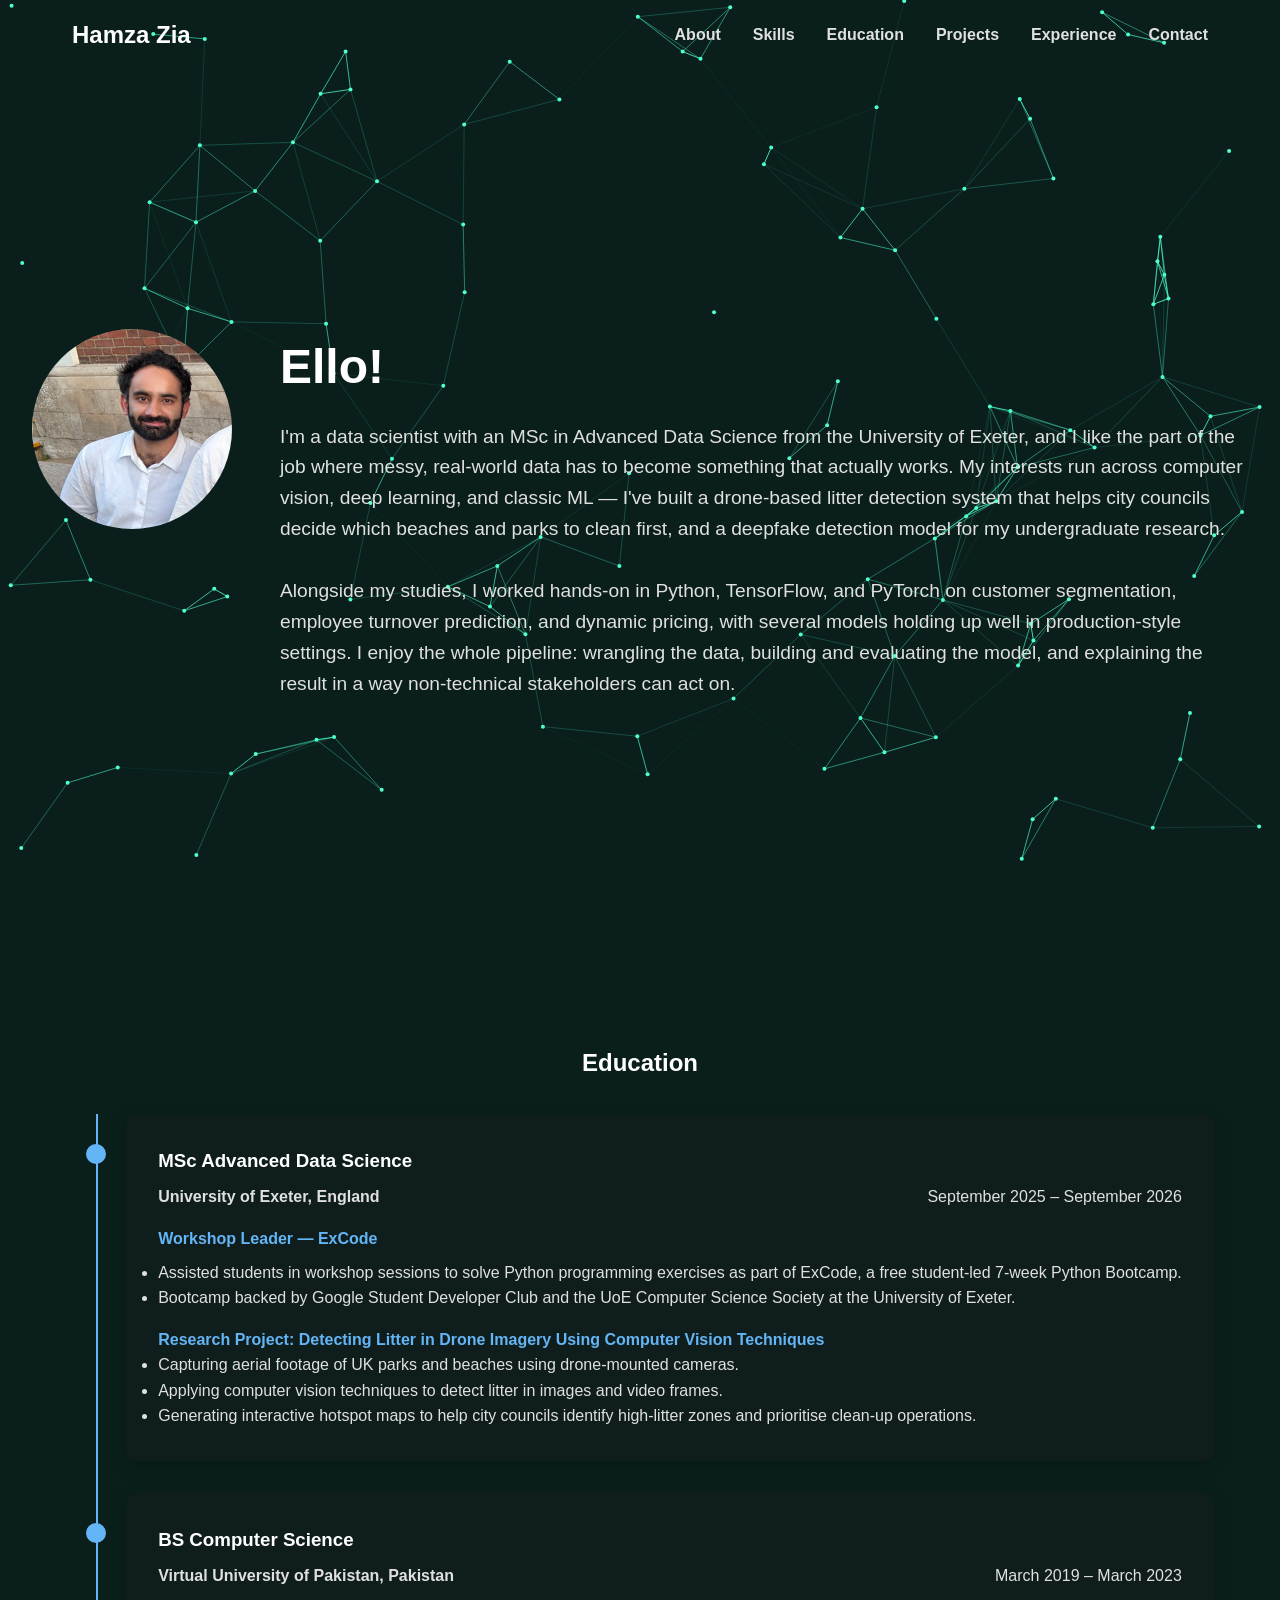
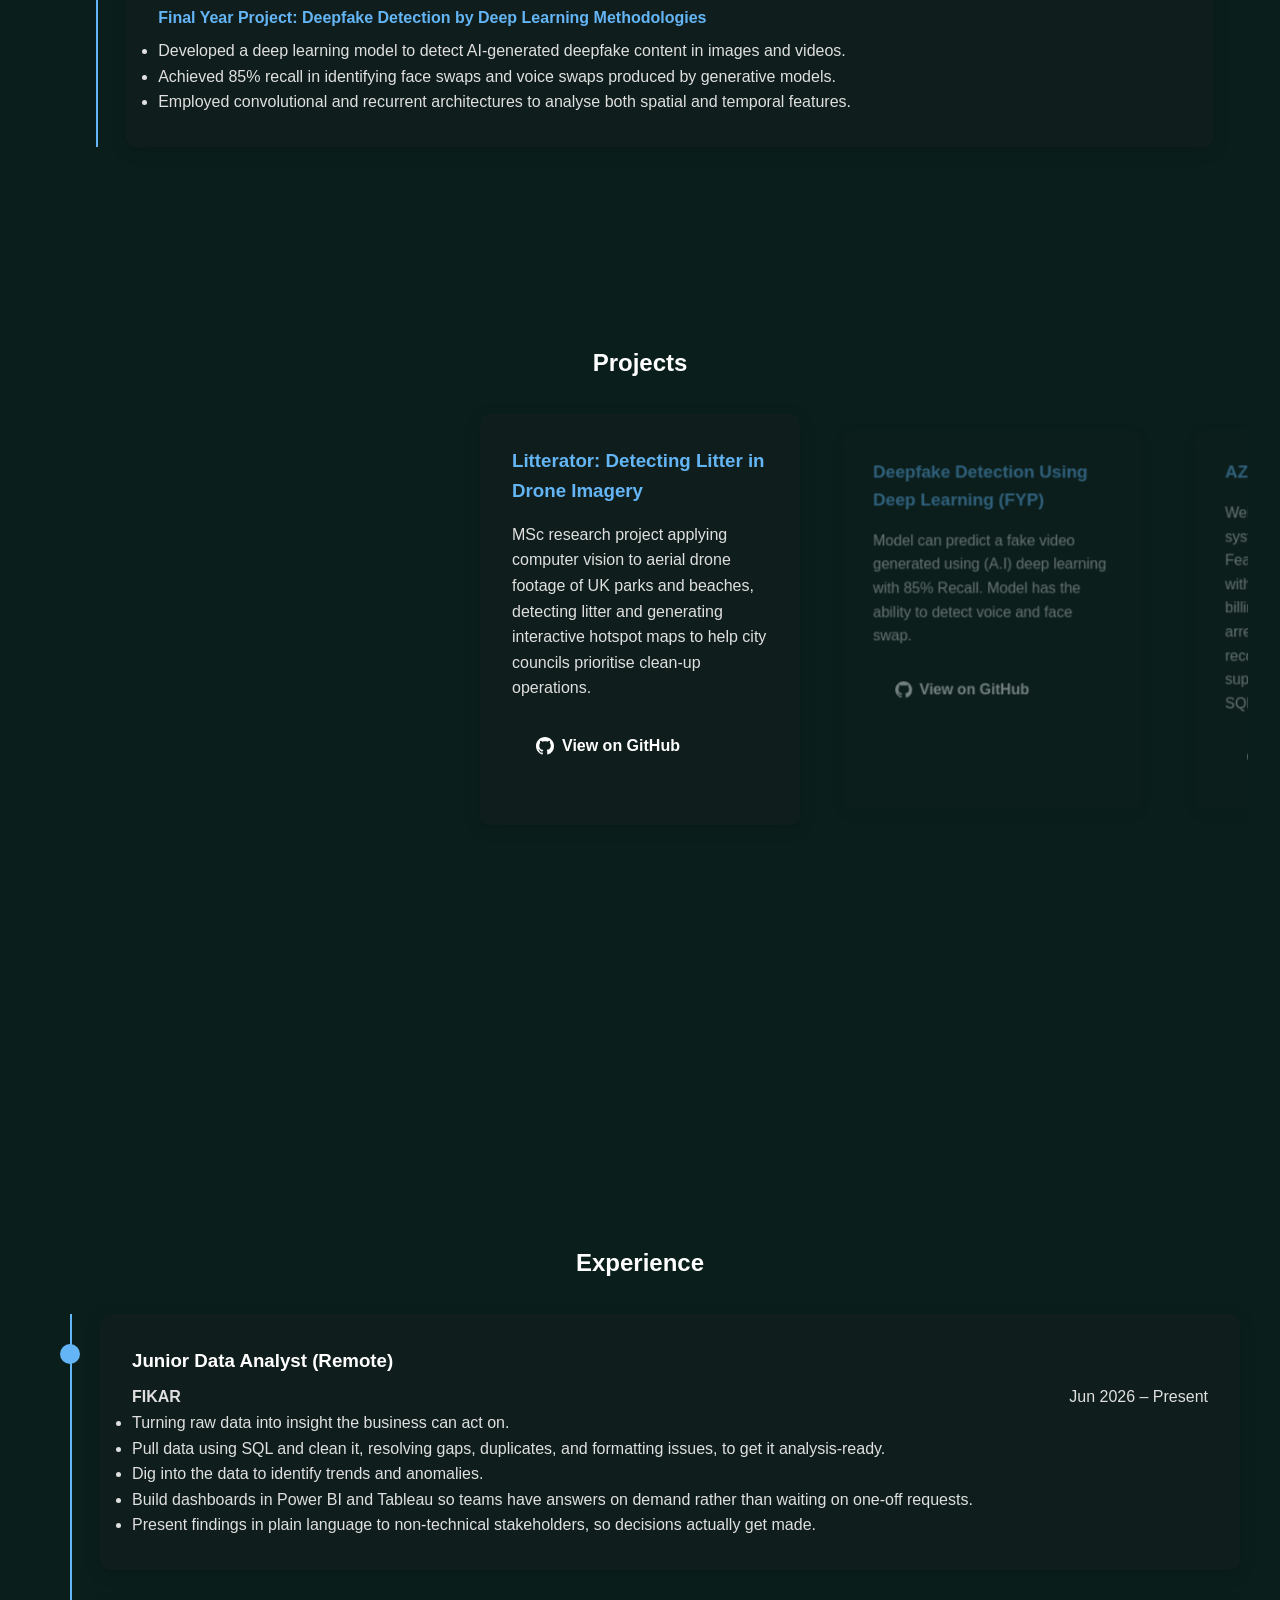
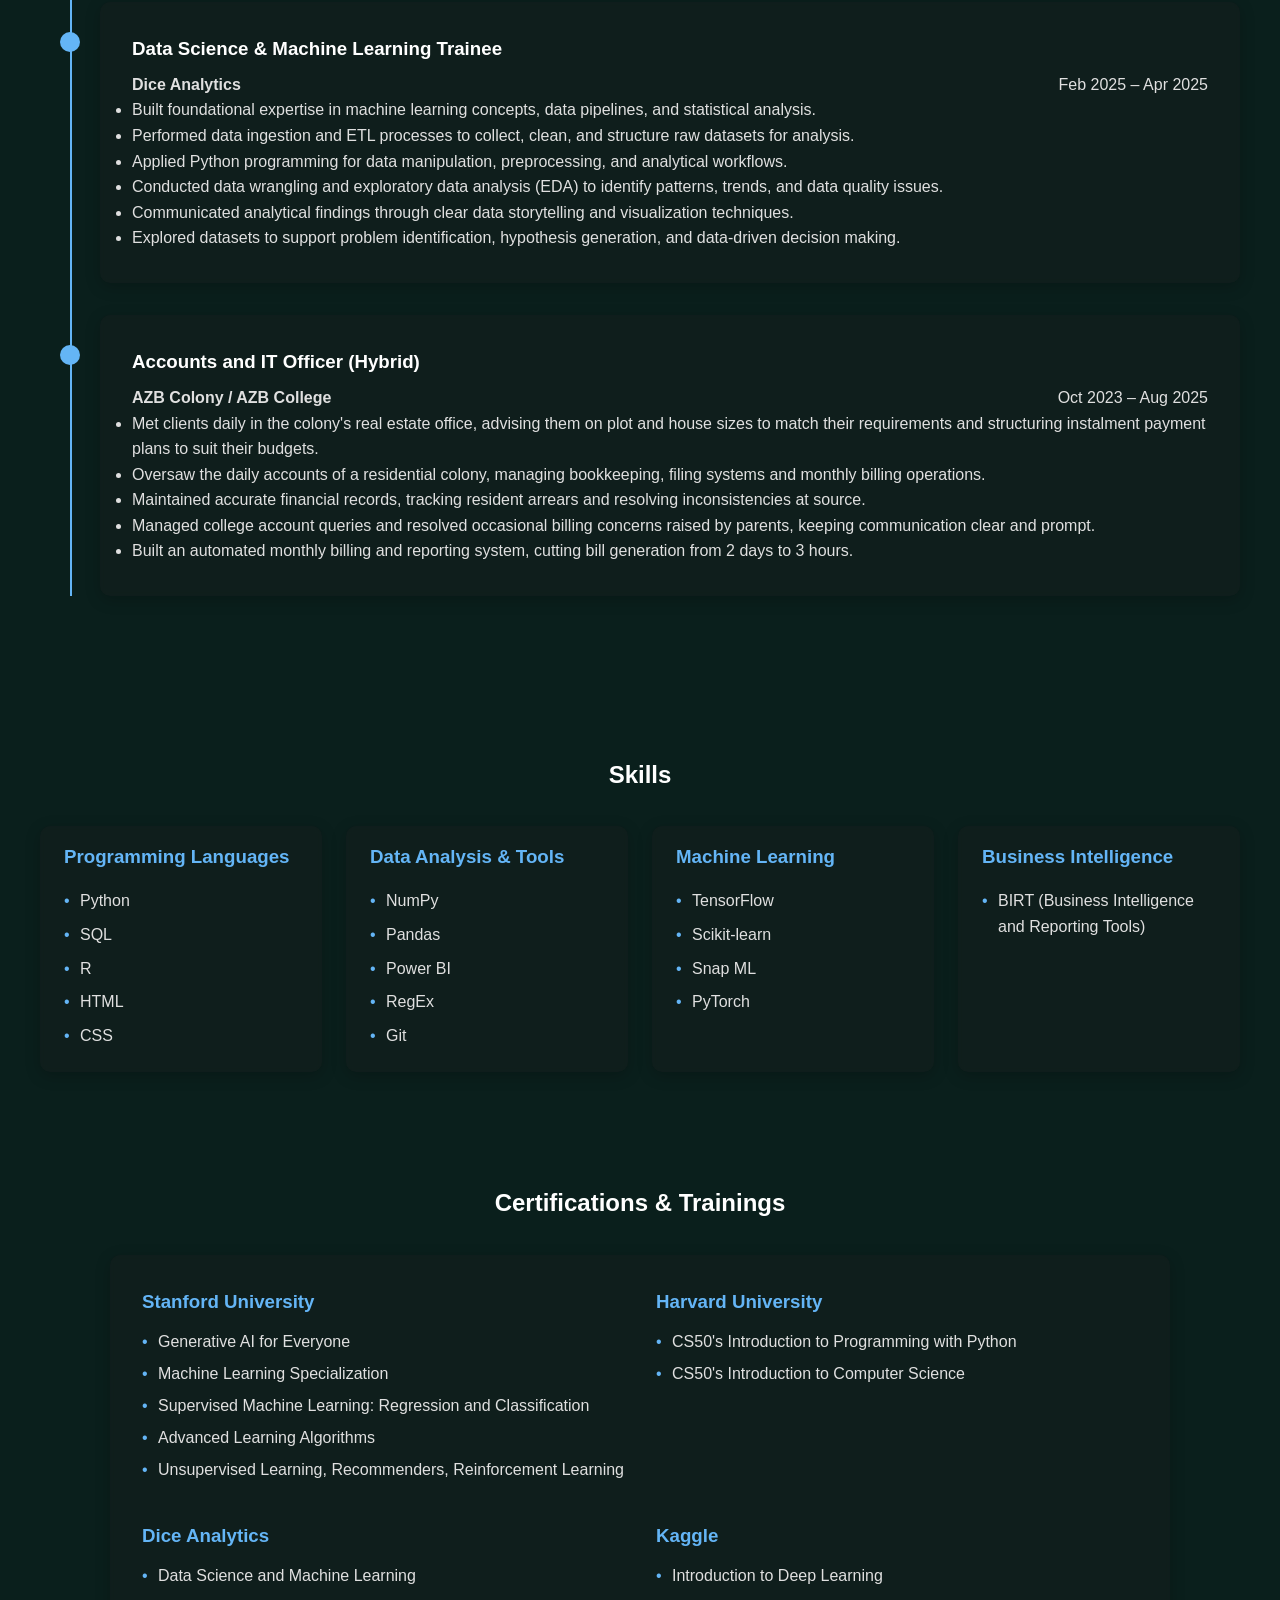
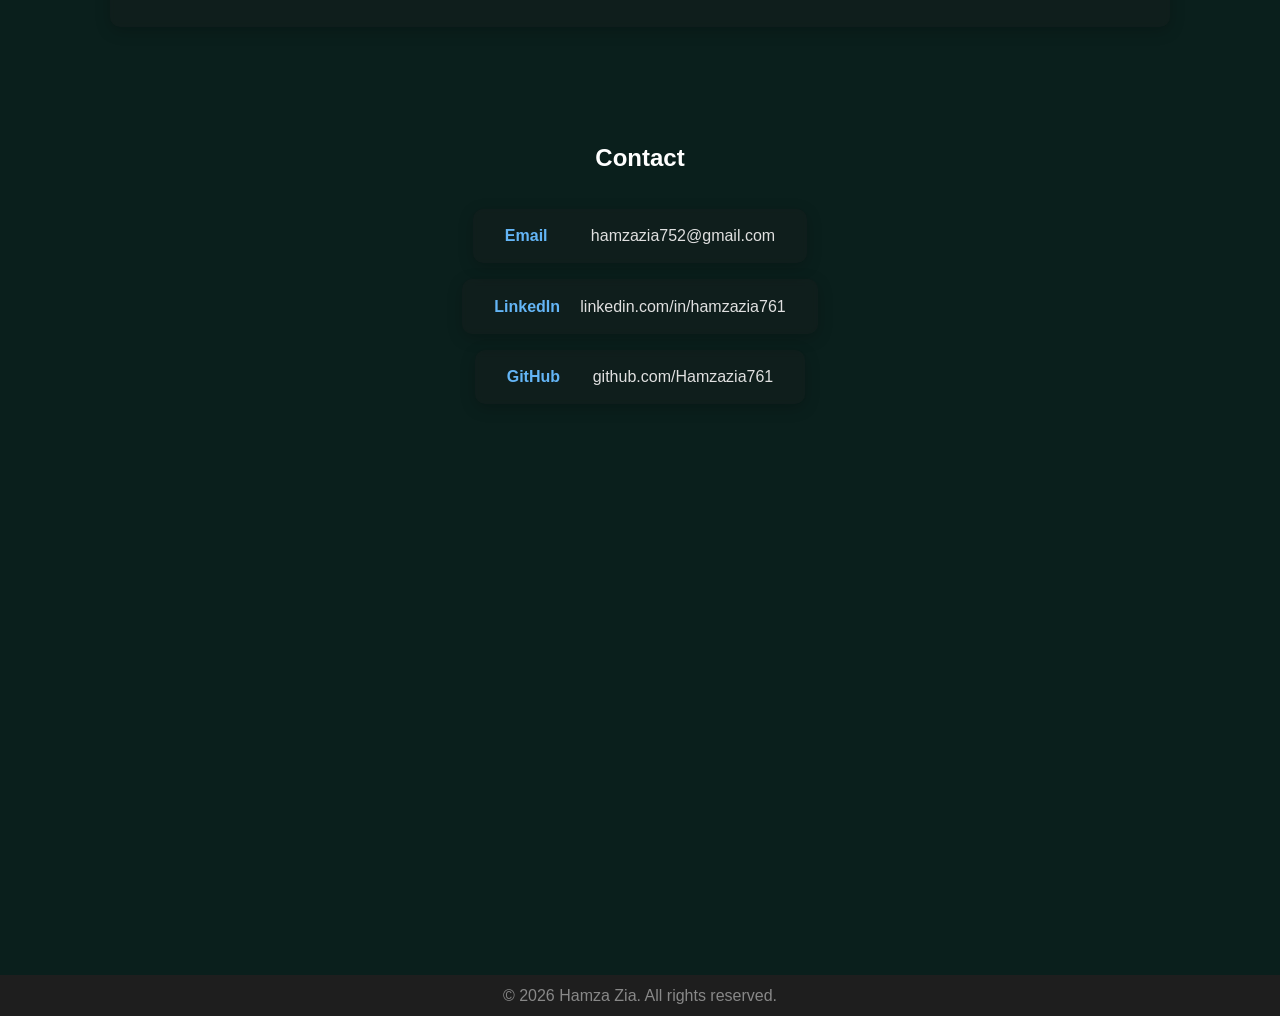
<file: index.html>
<!DOCTYPE html>
<html lang="en">
<head>
    <meta charset="UTF-8">
    <meta name="viewport" content="width=device-width, initial-scale=1.0">
    <title>Hamza Zia - Data Scientist Portfolio</title>
    <link rel="stylesheet" href="styles.css">
    <link rel="icon" href="data:,">
</head>
<body>
    <canvas id="canvas" style="position: fixed; top: 0; left: 0; z-index: -1;"></canvas>
    <header>
        <nav>
            <div class="nav-container">
                <h1>Hamza Zia</h1>
                <button class="nav-toggle" id="navToggle" aria-label="Toggle navigation">
                    <span></span><span></span><span></span>
                </button>
                <ul id="navMenu">
                    <li><a href="#about">About</a></li>
                    <li><a href="#skills">Skills</a></li>
                    <li><a href="#education">Education</a></li>
                    <li><a href="#projects">Projects</a></li>
                    <li><a href="#experience">Experience</a></li>
                    <li><a href="#contact">Contact</a></li>
                </ul>
            </div>
        </nav>
    </header>

    <main>
        <section id="about" class="hero">
            <div class="hero-content">
                <img src="assets/pic.jpeg" alt="Hamza Zia" class="profile-img">
                <div class="hero-text">
                    <h2>Ello!</h2>
                    <p>I'm a data scientist with an MSc in Advanced Data Science from the University of Exeter, and I like the part of the job where messy, real-world data has to become something that actually works. My interests run across computer vision, deep learning, and classic ML — I've built a drone-based litter detection system that helps city councils decide which beaches and parks to clean first, and a deepfake detection model for my undergraduate research.</p>
                    <p style="margin-top:1rem;">Alongside my studies, I worked hands-on in Python, TensorFlow, and PyTorch on customer segmentation, employee turnover prediction, and dynamic pricing, with several models holding up well in production-style settings. I enjoy the whole pipeline: wrangling the data, building and evaluating the model, and explaining the result in a way non-technical stakeholders can act on.</p>
                </div>
            </div>
        </section>

        <section id="education">
            <div class="container">
                <h2>Education</h2>
                <div class="timeline">
                    <div class="timeline-item">
                        <h3>MSc Advanced Data Science</h3>
                        <strong>University of Exeter, England</strong> <span style="float:right">September 2025 – September 2026</span>
                        <p style="margin-top:1rem; font-weight:bold; color:#64b5f6;">Workshop Leader — ExCode</p>
                        <ul>
                            <li>Assisted students in workshop sessions to solve Python programming exercises as part of ExCode, a free student-led 7-week Python Bootcamp.</li>
                            <li>Bootcamp backed by Google Student Developer Club and the UoE Computer Science Society at the University of Exeter.</li>
                        </ul>
                        <p style="margin-top:1rem; font-weight:bold; color:#64b5f6;">Research Project: Detecting Litter in Drone Imagery Using Computer Vision Techniques</p>
                        <ul>
                            <li>Capturing aerial footage of UK parks and beaches using drone-mounted cameras.</li>
                            <li>Applying computer vision techniques to detect litter in images and video frames.</li>
                            <li>Generating interactive hotspot maps to help city councils identify high-litter zones and prioritise clean-up operations.</li>
                        </ul>
                    </div>
                    <div class="timeline-item">
                        <h3>BS Computer Science</h3>
                        <strong>Virtual University of Pakistan, Pakistan</strong> <span style="float:right">March 2019 – March 2023</span>
                        <p style="margin-top:1rem; font-weight:bold; color:#64b5f6;">Final Year Project: Deepfake Detection by Deep Learning Methodologies</p>
                        <ul>
                            <li>Developed a deep learning model to detect AI-generated deepfake content in images and videos.</li>
                            <li>Achieved 85% recall in identifying face swaps and voice swaps produced by generative models.</li>
                            <li>Employed convolutional and recurrent architectures to analyse both spatial and temporal features.</li>
                        </ul>
                    </div>
                </div>
            </div>
        </section>

        <section id="projects">
            <div class="container">
                <h2>Projects</h2>
            </div>
            <div class="carousel-wrapper">
                <div class="carousel-track" id="projectsCarousel">
                    <div class="project-card">
                        <h3>Litterator: Detecting Litter in Drone Imagery</h3>
                        <p>MSc research project applying computer vision to aerial drone footage of UK parks and beaches, detecting litter and generating interactive hotspot maps to help city councils prioritise clean-up operations.</p>
                        <a href="https://github.com/Hamzazia761/Litterator_Research_Project" target="_blank" class="btn"><svg class="github-icon" width="18" height="18" viewBox="0 0 16 16" aria-hidden="true"><path d="M8 0C3.58 0 0 3.58 0 8c0 3.54 2.29 6.53 5.47 7.59.4.07.55-.17.55-.38 0-.19-.01-.82-.01-1.49-2.01.37-2.53-.49-2.69-.94-.09-.23-.48-.94-.82-1.13-.28-.15-.68-.52-.01-.53.63-.01 1.08.58 1.23.82.72 1.21 1.87.87 2.33.66.07-.52.28-.87.51-1.07-1.78-.2-3.64-.89-3.64-3.95 0-.87.31-1.59.82-2.15-.08-.2-.36-1.02.08-2.12 0 0 .67-.21 2.2.82.64-.18 1.32-.27 2-.27.68 0 1.36.09 2 .27 1.53-1.04 2.2-.82 2.2-.82.44 1.1.16 1.92.08 2.12.51.56.82 1.27.82 2.15 0 3.07-1.87 3.75-3.65 3.95.29.25.54.73.54 1.48 0 1.07-.01 1.93-.01 2.2 0 .21.15.46.55.38A8.01 8.01 0 0 0 16 8c0-4.42-3.58-8-8-8Z"/></svg>View on GitHub</a>
                    </div>
                    <div class="project-card">
                        <h3>Deepfake Detection Using Deep Learning (FYP)</h3>
                        <p>Model can predict a fake video generated using (A.I) deep learning with 85% Recall. Model has the ability to detect voice and face swap.</p>
                        <a href="https://github.com/Hamzazia761/Deepfake-Detection" target="_blank" class="btn"><svg class="github-icon" width="18" height="18" viewBox="0 0 16 16" aria-hidden="true"><path d="M8 0C3.58 0 0 3.58 0 8c0 3.54 2.29 6.53 5.47 7.59.4.07.55-.17.55-.38 0-.19-.01-.82-.01-1.49-2.01.37-2.53-.49-2.69-.94-.09-.23-.48-.94-.82-1.13-.28-.15-.68-.52-.01-.53.63-.01 1.08.58 1.23.82.72 1.21 1.87.87 2.33.66.07-.52.28-.87.51-1.07-1.78-.2-3.64-.89-3.64-3.95 0-.87.31-1.59.82-2.15-.08-.2-.36-1.02.08-2.12 0 0 .67-.21 2.2.82.64-.18 1.32-.27 2-.27.68 0 1.36.09 2 .27 1.53-1.04 2.2-.82 2.2-.82.44 1.1.16 1.92.08 2.12.51.56.82 1.27.82 2.15 0 3.07-1.87 3.75-3.65 3.95.29.25.54.73.54 1.48 0 1.07-.01 1.93-.01 2.2 0 .21.15.46.55.38A8.01 8.01 0 0 0 16 8c0-4.42-3.58-8-8-8Z"/></svg>View on GitHub</a>
                    </div>
                    <div class="project-card">
                        <h3>AZB Colony Billing System</h3>
                        <p>Web-based billing management system for AZB Colony residents. Features login-protected access with Admin and User roles, monthly billing tracking (consumption, rates, arrears), bill search, and payment recording with partial/full payment support. Built with Python/Flask, SQLite, and vanilla HTML/CSS/JS.</p>
                        <a href="https://github.com/Hamzazia761/azb-billing" target="_blank" class="btn"><svg class="github-icon" width="18" height="18" viewBox="0 0 16 16" aria-hidden="true"><path d="M8 0C3.58 0 0 3.58 0 8c0 3.54 2.29 6.53 5.47 7.59.4.07.55-.17.55-.38 0-.19-.01-.82-.01-1.49-2.01.37-2.53-.49-2.69-.94-.09-.23-.48-.94-.82-1.13-.28-.15-.68-.52-.01-.53.63-.01 1.08.58 1.23.82.72 1.21 1.87.87 2.33.66.07-.52.28-.87.51-1.07-1.78-.2-3.64-.89-3.64-3.95 0-.87.31-1.59.82-2.15-.08-.2-.36-1.02.08-2.12 0 0 .67-.21 2.2.82.64-.18 1.32-.27 2-.27.68 0 1.36.09 2 .27 1.53-1.04 2.2-.82 2.2-.82.44 1.1.16 1.92.08 2.12.51.56.82 1.27.82 2.15 0 3.07-1.87 3.75-3.65 3.95.29.25.54.73.54 1.48 0 1.07-.01 1.93-.01 2.2 0 .21.15.46.55.38A8.01 8.01 0 0 0 16 8c0-4.42-3.58-8-8-8Z"/></svg>View on GitHub</a>
                    </div>
                    <div class="project-card">
                        <h3>Customer Segmentation Based On Annual Spending</h3>
                        <p>Model can classify with precision of 95% that a customer belongs to a specific category, it is further used for recommending products, deals, promotions.</p>
                        <a href="https://github.com/Hamzazia761/Customer-Segmentation-Based-On-Annual-Spending.git" target="_blank" class="btn"><svg class="github-icon" width="18" height="18" viewBox="0 0 16 16" aria-hidden="true"><path d="M8 0C3.58 0 0 3.58 0 8c0 3.54 2.29 6.53 5.47 7.59.4.07.55-.17.55-.38 0-.19-.01-.82-.01-1.49-2.01.37-2.53-.49-2.69-.94-.09-.23-.48-.94-.82-1.13-.28-.15-.68-.52-.01-.53.63-.01 1.08.58 1.23.82.72 1.21 1.87.87 2.33.66.07-.52.28-.87.51-1.07-1.78-.2-3.64-.89-3.64-3.95 0-.87.31-1.59.82-2.15-.08-.2-.36-1.02.08-2.12 0 0 .67-.21 2.2.82.64-.18 1.32-.27 2-.27.68 0 1.36.09 2 .27 1.53-1.04 2.2-.82 2.2-.82.44 1.1.16 1.92.08 2.12.51.56.82 1.27.82 2.15 0 3.07-1.87 3.75-3.65 3.95.29.25.54.73.54 1.48 0 1.07-.01 1.93-.01 2.2 0 .21.15.46.55.38A8.01 8.01 0 0 0 16 8c0-4.42-3.58-8-8-8Z"/></svg>View on GitHub</a>
                    </div>
                    <div class="project-card">
                        <h3>Employee Turnover Monitoring Model</h3>
                        <p>Model can successfully predict with 97% accuracy based on several features such as promoted in last 5 years, pay, weekly hours etc. whether the employee will leave the company or not.</p>
                        <a href="https://github.com/Hamzazia761/Employee-Turnover-Monitoring-Model.git" target="_blank" class="btn"><svg class="github-icon" width="18" height="18" viewBox="0 0 16 16" aria-hidden="true"><path d="M8 0C3.58 0 0 3.58 0 8c0 3.54 2.29 6.53 5.47 7.59.4.07.55-.17.55-.38 0-.19-.01-.82-.01-1.49-2.01.37-2.53-.49-2.69-.94-.09-.23-.48-.94-.82-1.13-.28-.15-.68-.52-.01-.53.63-.01 1.08.58 1.23.82.72 1.21 1.87.87 2.33.66.07-.52.28-.87.51-1.07-1.78-.2-3.64-.89-3.64-3.95 0-.87.31-1.59.82-2.15-.08-.2-.36-1.02.08-2.12 0 0 .67-.21 2.2.82.64-.18 1.32-.27 2-.27.68 0 1.36.09 2 .27 1.53-1.04 2.2-.82 2.2-.82.44 1.1.16 1.92.08 2.12.51.56.82 1.27.82 2.15 0 3.07-1.87 3.75-3.65 3.95.29.25.54.73.54 1.48 0 1.07-.01 1.93-.01 2.2 0 .21.15.46.55.38A8.01 8.01 0 0 0 16 8c0-4.42-3.58-8-8-8Z"/></svg>View on GitHub</a>
                    </div>
                    <div class="project-card">
                        <h3>Customised Train Ticket Price Predictor</h3>
                        <p>Price of the ticket can be predicted with 94% precision, pricing is changed regularly based on demand and time. Data is scraped regularly and it can be predicted what the fare will be given destination, origin, class of train etc.</p>
                        <a href="https://github.com/Hamzazia761/Customised-Train-Ticket-Price.git" target="_blank" class="btn"><svg class="github-icon" width="18" height="18" viewBox="0 0 16 16" aria-hidden="true"><path d="M8 0C3.58 0 0 3.58 0 8c0 3.54 2.29 6.53 5.47 7.59.4.07.55-.17.55-.38 0-.19-.01-.82-.01-1.49-2.01.37-2.53-.49-2.69-.94-.09-.23-.48-.94-.82-1.13-.28-.15-.68-.52-.01-.53.63-.01 1.08.58 1.23.82.72 1.21 1.87.87 2.33.66.07-.52.28-.87.51-1.07-1.78-.2-3.64-.89-3.64-3.95 0-.87.31-1.59.82-2.15-.08-.2-.36-1.02.08-2.12 0 0 .67-.21 2.2.82.64-.18 1.32-.27 2-.27.68 0 1.36.09 2 .27 1.53-1.04 2.2-.82 2.2-.82.44 1.1.16 1.92.08 2.12.51.56.82 1.27.82 2.15 0 3.07-1.87 3.75-3.65 3.95.29.25.54.73.54 1.48 0 1.07-.01 1.93-.01 2.2 0 .21.15.46.55.38A8.01 8.01 0 0 0 16 8c0-4.42-3.58-8-8-8Z"/></svg>View on GitHub</a>
                    </div>
                </div>
            </div>
        </section>

        <section id="experience">
            <div class="container">
                <h2>Experience</h2>
                <div class="timeline">
                        <div class="timeline-item">
                            <h3>Junior Data Analyst (Remote)</h3>
                            <strong>FIKAR</strong> <span style="float:right">Jun 2026 – Present</span>
                            <ul>
                                  <li>Turning raw data into insight the business can act on.</li>
                                  <li>Pull data using SQL and clean it, resolving gaps, duplicates, and formatting issues, to get it analysis-ready.</li>
                                  <li>Dig into the data to identify trends and anomalies.</li>
                                  <li>Build dashboards in Power BI and Tableau so teams have answers on demand rather than waiting on one-off requests.</li>
                                  <li>Present findings in plain language to non-technical stakeholders, so decisions actually get made.</li>
                            </ul>
                        </div>
                        <div class="timeline-item">
                            <h3>Data Science & Machine Learning Trainee</h3>
                            <strong>Dice Analytics</strong> <span style="float:right">Feb 2025 – Apr 2025</span>
                            <ul>
                                  <li>Built foundational expertise in machine learning concepts, data pipelines, and statistical analysis.</li>
                                  <li>Performed data ingestion and ETL processes to collect, clean, and structure raw datasets for analysis.</li>
                                  <li>Applied Python programming for data manipulation, preprocessing, and analytical workflows.</li>
                                  <li>Conducted data wrangling and exploratory data analysis (EDA) to identify patterns, trends, and data quality issues.</li>
                                  <li>Communicated analytical findings through clear data storytelling and visualization techniques.</li>
                                  <li>Explored datasets to support problem identification, hypothesis generation, and data-driven decision making.</li>
                            </ul>
                        </div>
                        <div class="timeline-item">
                            <h3>Accounts and IT Officer (Hybrid)</h3>
                            <strong>AZB Colony / AZB College</strong> <span style="float:right">Oct 2023 – Aug 2025</span>
                            <ul>
                                <li>Met clients daily in the colony's real estate office, advising them on plot and house sizes to match their requirements and structuring instalment payment plans to suit their budgets.</li>
                                <li>Oversaw the daily accounts of a residential colony, managing bookkeeping, filing systems and monthly billing operations.</li>
                                <li>Maintained accurate financial records, tracking resident arrears and resolving inconsistencies at source.</li>
                                <li>Managed college account queries and resolved occasional billing concerns raised by parents, keeping communication clear and prompt.</li>
                                <li>Built an automated monthly billing and reporting system, cutting bill generation from 2 days to 3 hours.</li>
                            </ul>
                        </div>
                </div>
                    </div>
                </div>
            </section>

        <section id="skills">
            <div class="container">
                <h2>Skills</h2>
                <div class="skills-grid">
                    <div class="skill-category">
                        <h3>Programming Languages</h3>
                        <ul>
                            <li>Python</li>
                            <li>SQL</li>
                            <li>R</li>
                            <li>HTML</li>
                            <li>CSS</li>
                        </ul>
                    </div>
                    <div class="skill-category">
                        <h3>Data Analysis & Tools</h3>
                        <ul>
                            <li>NumPy</li>
                            <li>Pandas</li>
                            <li>Power BI</li>
                            <li>RegEx</li>
                            <li>Git</li>
                        </ul>
                    </div>
                    <div class="skill-category">
                        <h3>Machine Learning</h3>
                        <ul>
                            <li>TensorFlow</li>
                            <li>Scikit-learn</li>
                            <li>Snap ML</li>
                            <li>PyTorch</li>
                        </ul>
                    </div>
                    <div class="skill-category">
                        <h3>Business Intelligence</h3>
                        <ul>
                            <li>BIRT (Business Intelligence and Reporting Tools)</li>
                        </ul>
                    </div>
                </div>
            </div>
        </section>

            <section id="certifications">
                    <div class="container">
                        <h2>Certifications & Trainings</h2>
                <div class="cert-box">
                    <div class="cert-group">
                        <h3>Stanford University</h3>
                        <ul>
                            <li>Generative AI for Everyone</li>
                            <li>Machine Learning Specialization</li>
                            <li>Supervised Machine Learning: Regression and Classification</li>
                            <li>Advanced Learning Algorithms</li>
                            <li>Unsupervised Learning, Recommenders, Reinforcement Learning</li>
                        </ul>
                    </div>
                    <div class="cert-group">
                        <h3>Harvard University</h3>
                        <ul>
                            <li>CS50's Introduction to Programming with Python</li>
                            <li>CS50's Introduction to Computer Science</li>
                        </ul>
                    </div>
                    <div class="cert-group">
                        <h3>Dice Analytics</h3>
                        <ul>
                            <li>Data Science and Machine Learning</li>
                        </ul>
                    </div>
                    <div class="cert-group">
                        <h3>Kaggle</h3>
                        <ul>
                            <li>Introduction to Deep Learning</li>
                        </ul>
                    </div>
                </div>
            </div>
        </section>

        <section id="contact">
                <div class="container">
                    <h2>Contact</h2>
                    <div class="contact-links">
                        <a href="mailto:hamzazia752@gmail.com" class="contact-item">
                            <span class="contact-label">Email</span>
                            <span>hamzazia752@gmail.com</span>
                        </a>
                        <a href="https://www.linkedin.com/in/hamzazia761/" target="_blank" class="contact-item">
                            <span class="contact-label">LinkedIn</span>
                            <span>linkedin.com/in/hamzazia761</span>
                        </a>
                        <a href="https://github.com/Hamzazia761" target="_blank" class="contact-item">
                            <span class="contact-label">GitHub</span>
                            <span>github.com/Hamzazia761</span>
                        </a>
                    </div>
                </div>
        </section>
    </main>

    <footer>
        <p>&copy; 2026 Hamza Zia. All rights reserved.</p>
    </footer>

    <script src="script.js"></script>
</body>
</html>
</file>
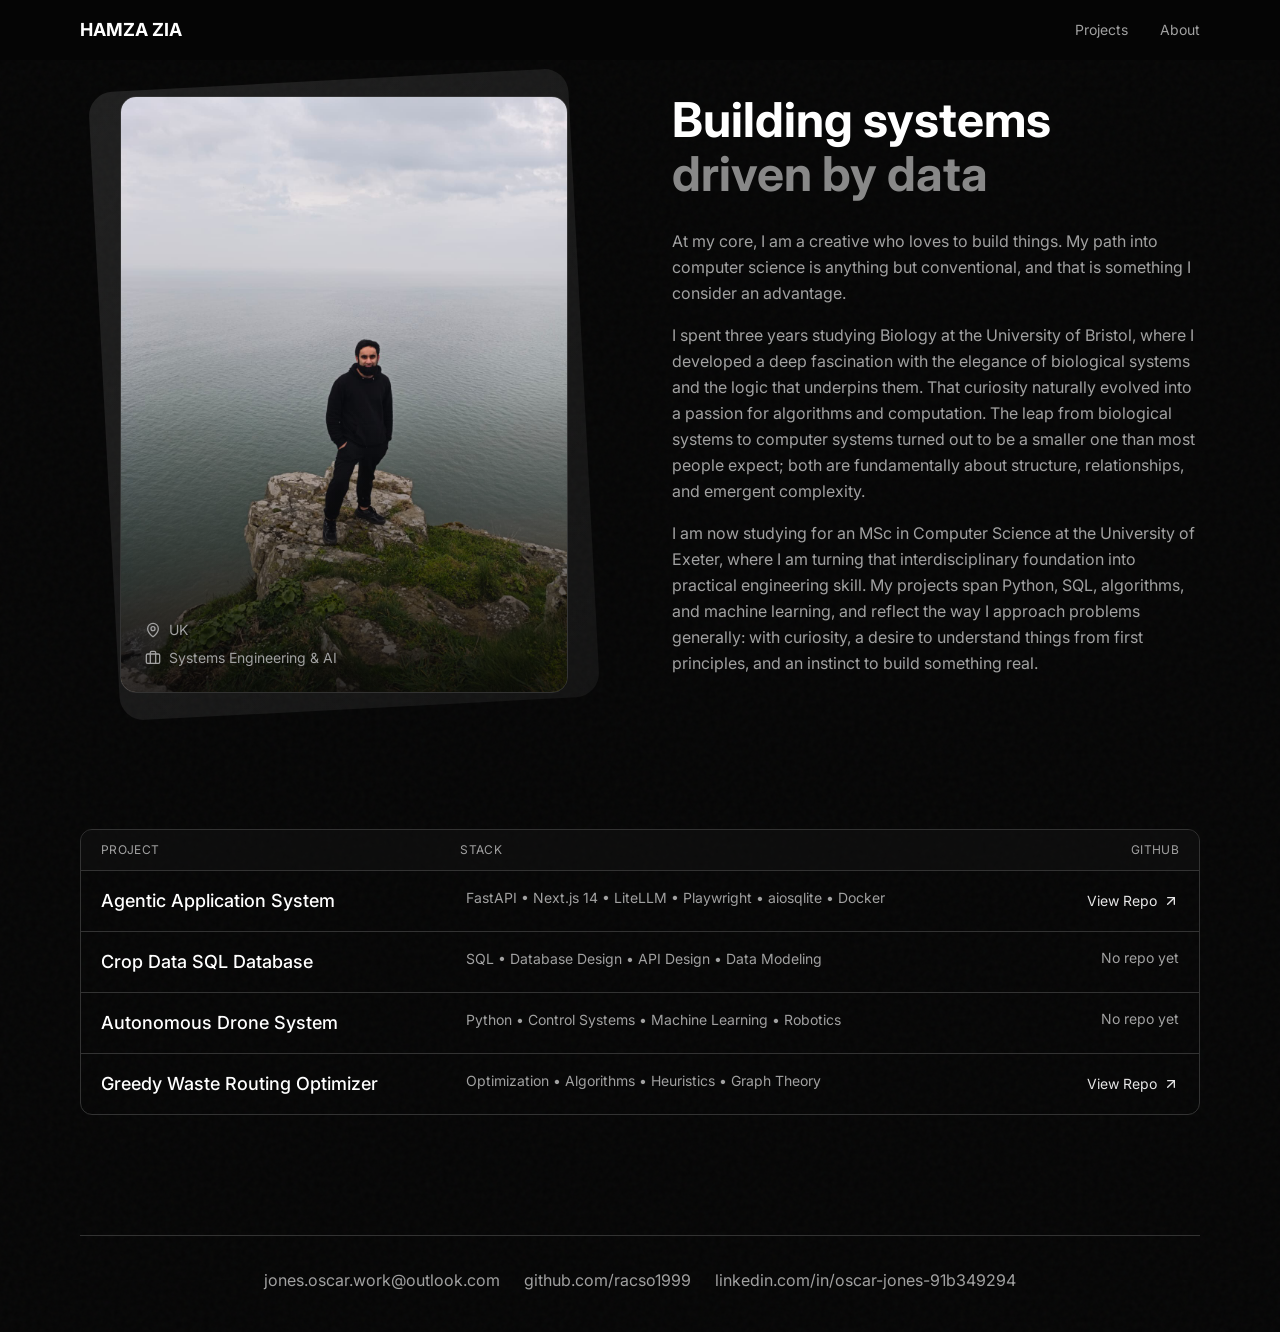
<file: source.html>
<!doctype html>
<html lang="en">
  <head>
    <meta charset="UTF-8" />
    <meta name="viewport" content="width=device-width, initial-scale=1.0" />
    <link rel="icon" href="data:," />
    <title>Oscar Jones</title>
    <script type="module" crossorigin src="./assets/index-DUTs799u.js"></script>
    <link rel="stylesheet" crossorigin href="./assets/index-Bj7iBcZ1.css">
  </head>
  <body>
    <div id="root"></div>
  </body>
</html>
</file>
<file: styles.css>
/* Contact */
#contact h2 {
    text-align: center;
    margin-bottom: 2rem;
}

.contact-links {
    display: flex;
    flex-direction: column;
    gap: 1rem;
    align-items: center;
    width: 100%;
}

.contact-item {
    display: flex;
    gap: 1rem;
    align-items: center;
    background: rgba(30, 30, 30, 0.3);
    backdrop-filter: blur(3px);
    -webkit-backdrop-filter: blur(3px);
    padding: 0.9rem 2rem;
    border-radius: 10px;
    box-shadow: 0 4px 16px rgba(0,0,0,0.2);
    color: #e0e0e0;
    text-decoration: none;
    min-width: 320px;
    transition: background 0.3s;
}

.contact-item:hover {
    background: rgba(100, 181, 246, 0.15);
    text-decoration: none;
}

.contact-label {
    color: #64b5f6;
    font-weight: bold;
    min-width: 70px;
}
/* Reset and base styles */
* {
    margin: 0;
    padding: 0;
    box-sizing: border-box;
}

body {
    font-family: 'Arial', sans-serif;
    line-height: 1.6;
    color: #e0e0e0;
    background: #0a1f1c;
    scroll-behavior: smooth;
}

h1, h2, h3 {
    color: #ffffff;
}

a {
    color: #64b5f6;
    text-decoration: none;
}

a:hover {
    text-decoration: underline;
}

/* Header */
header {
    position: fixed;
    top: 0;
    width: 100%;
    background-color: transparent;
    z-index: 1000;
    box-shadow: none;
}

.nav-container {
    max-width: 1200px;
    margin: 0 auto;
    display: flex;
    justify-content: space-between;
    align-items: center;
    padding: 1rem 2rem;
}

nav ul {
    list-style: none;
    display: flex;
    gap: 2rem;
}

nav a {
    color: #e0e0e0;
    font-weight: bold;
    transition: color 0.3s;
}

nav a:hover {
    color: #64b5f6;
}

/* Main content */
main {
    margin-top: 80px;
}

section {
    padding: 4rem 2rem;
    min-height: 100vh;
    display: flex;
    align-items: center;
}

.container {
    max-width: 1200px;
    margin: 0 auto;
}

/* Hero section */
.hero {
}

.hero-content {
    display: flex;
    align-items: flex-start;
    gap: 3rem;
    flex-wrap: wrap;
}

.profile-img {
    width: 200px;
    height: 200px;
    border-radius: 50%;
    object-fit: cover;
    flex-shrink: 0;
}

.hero-text {
    flex: 1;
    min-width: 280px;
}

.hero-text h2 {
    font-size: 3rem;
    margin-bottom: 1rem;
}

.hero-text p {
    font-size: 1.2rem;
    margin-bottom: 2rem;
}

.btn {
    display: inline-flex;
    align-items: center;
    gap: 0.5rem;
    padding: 0.8rem 1.5rem;
    background-color: transparent;
    border: none;
    color: #fff;
    border-radius: 5px;
    font-weight: bold;
    transition: background-color 0.3s;
}

.btn .github-icon {
    fill: #fff;
    flex-shrink: 0;
}

.btn:hover {
    background-color: rgba(100, 181, 246, 0.15);
}

/* Skills section */
.skills-grid {
    display: flex;
    gap: 1.5rem;
    margin-top: 2rem;
    flex-wrap: nowrap;
    justify-content: center;
    width: 100%;
}

.skill-category {
    background: rgba(30, 30, 30, 0.3);
    backdrop-filter: blur(3px);
    -webkit-backdrop-filter: blur(3px);
    padding: 1rem 1.5rem;
    border-radius: 10px;
    box-shadow: 0 4px 16px rgba(0,0,0,0.2);
    flex: 1 1 0;
    min-width: 0;
}

.skill-category h3 {
    margin-bottom: 1rem;
    color: #64b5f6;
}

.skill-category ul {
    list-style: none;
}

.skill-category li {
    margin-bottom: 0.5rem;
    padding-left: 1rem;
    position: relative;
}

.skill-category li::before {
    content: '•';
    color: #64b5f6;
    position: absolute;
    left: 0;
}

/* Experience section */
.timeline {
    position: relative;
    margin-top: 2rem;
}

.timeline::before {
    content: '';
    position: absolute;
    left: 30px;
    top: 0;
    bottom: 0;
    width: 2px;
    background-color: #64b5f6;
}

.timeline-item {
    margin-left: 60px;
    margin-bottom: 2rem;
    background: rgba(30, 30, 30, 0.3);
    backdrop-filter: blur(3px);
    -webkit-backdrop-filter: blur(3px);
    padding: 2rem;
    border-radius: 10px;
    box-shadow: 0 4px 16px rgba(0,0,0,0.2);
    position: relative;
}

.timeline-item::before {
    content: '';
    position: absolute;
    left: -40px;
    top: 30px;
    width: 20px;
    height: 20px;
    background-color: #64b5f6;
    border-radius: 50%;
}

.timeline-item h3 {
    margin-bottom: 0.5rem;
}

.timeline-item p:first-of-type {
    color: #64b5f6;
    font-weight: bold;
    margin-bottom: 0.5rem;
}

/* Projects section */
.projects-grid {
    display: flex;
    gap: 2rem;
    margin-top: 2rem;
    flex-wrap: wrap;
    justify-content: center;
    overflow-x: hidden;
    padding-bottom: 0;
}

.project-card {
    background: rgba(30, 30, 30, 0.3);
    backdrop-filter: blur(3px);
    -webkit-backdrop-filter: blur(3px);
    padding: 2rem;
    border-radius: 10px;
    box-shadow: 0 4px 16px rgba(0,0,0,0.2);
    min-width: 320px;
    max-width: 380px;
    flex: 0 0 320px;
    transition: transform 0.3s;
}

.project-card:hover {
    transform: translateY(-5px);
}

.project-card h3 {
    margin-bottom: 1rem;
    color: #64b5f6;
}

.project-card p {
    margin-bottom: 1.2rem;
}

.project-card ul {
    list-style: none;
}

.project-card li {
    margin-bottom: 0.5rem;
    padding-left: 1rem;
    position: relative;
}

.project-card li::before {
    content: '•';
    color: #64b5f6;
    position: absolute;
    left: 0;
}

.cert-box {
    background: rgba(30, 30, 30, 0.3);
    backdrop-filter: blur(3px);
    -webkit-backdrop-filter: blur(3px);
    padding: 2rem;
    border-radius: 10px;
    box-shadow: 0 4px 16px rgba(0,0,0,0.2);
    width: 100%;
    display: grid;
    grid-template-columns: repeat(2, 1fr);
    gap: 2rem;
    margin-top: 2rem;
}

.cert-group h3 {
    color: #64b5f6;
    margin-bottom: 0.75rem;
}

.cert-group ul {
    list-style: none;
}

.cert-group li {
    padding-left: 1rem;
    position: relative;
    margin-bottom: 0.4rem;
}

.cert-group li::before {
    content: '•';
    color: #64b5f6;
    position: absolute;
    left: 0;
}

#projects,
#experience,
#education,
#skills,
#certifications,
#contact {
    flex-direction: column;
    align-items: center;
    justify-content: flex-start;
}

#skills,
#certifications {
    min-height: unset;
    padding-bottom: 3rem;
}

#experience h2,
#education h2,
#skills h2,
#certifications h2 {
    text-align: center;
    margin-bottom: 2rem;
}

/* Projects carousel */
.carousel-wrapper {
    overflow: hidden;
    width: 100%;
    position: relative;
    padding: 2rem 0;
}

.carousel-track {
    display: flex;
    gap: 2rem;
    transition: transform 0.6s cubic-bezier(0.25, 0.46, 0.45, 0.94);
    will-change: transform;
}

.carousel-track .project-card {
    flex: 0 0 320px;
    min-width: 0;
    max-width: 320px;
    height: auto;
    opacity: 0.45;
    transform: scale(0.93);
    transition: opacity 0.6s ease, transform 0.6s ease;
}

.carousel-track .project-card.active {
    opacity: 1;
    transform: scale(1);
}

@media (max-width: 768px) {
    .carousel-track .project-card {
        flex: 0 0 260px;
        max-width: 260px;
    }
}

/* Footer */
footer {
    background-color: #1e1e1e;
    text-align: center;
    padding: 0.5rem;
    color: #888;
}

/* Hamburger button — hidden on desktop */
.nav-toggle {
    display: none;
    flex-direction: column;
    gap: 5px;
    background: none;
    border: none;
    cursor: pointer;
    padding: 4px;
}
.nav-toggle span {
    display: block;
    width: 24px;
    height: 2px;
    background: #e0e0e0;
    border-radius: 2px;
    transition: background 0.3s;
}

/* Responsive design */
@media (max-width: 768px) {
    /* Nav — hamburger */
    .nav-toggle { display: flex; }

    .nav-container {
        flex-wrap: wrap;
        padding: 1rem;
    }

    nav ul {
        display: none;
        flex-direction: column;
        gap: 0;
        position: absolute;
        top: 56px;
        left: 0;
        width: 100%;
        background: rgba(10, 31, 28, 0.97);
        padding: 0.5rem 0;
        z-index: 999;
    }
    nav ul.open { display: flex; }
    nav ul li a {
        display: block;
        padding: 0.75rem 2rem;
    }

    main { margin-top: 60px; }

    .hero-content {
        flex-direction: column;
        text-align: center;
    }

    .profile-img {
        width: 150px;
        height: 150px;
    }

    .hero-text h2 {
        font-size: 2rem;
    }

    section {
        padding: 2rem 1rem;
    }

    .timeline-item {
        margin-left: 40px;
    }

    .timeline-item::before {
        left: -30px;
    }

    #certifications .projects-grid {
        grid-template-columns: 1fr;
    }

    /* Skills — wrap into 2 columns */
    .skills-grid {
        flex-wrap: wrap;
    }
    .skill-category {
        flex: 1 1 calc(50% - 0.75rem);
        min-width: 140px;
    }

    /* Contact — no fixed min-width */
    .contact-item {
        min-width: unset;
        width: 100%;
        padding: 0.9rem 1.25rem;
    }
}
</file>
<file: assets/index-Bj7iBcZ1.css>
@import"https://fonts.googleapis.com/css2?family=Inter:wght@300;400;500;600;700;800;900&display=swap";*,:before,:after{--tw-border-spacing-x: 0;--tw-border-spacing-y: 0;--tw-translate-x: 0;--tw-translate-y: 0;--tw-rotate: 0;--tw-skew-x: 0;--tw-skew-y: 0;--tw-scale-x: 1;--tw-scale-y: 1;--tw-pan-x: ;--tw-pan-y: ;--tw-pinch-zoom: ;--tw-scroll-snap-strictness: proximity;--tw-gradient-from-position: ;--tw-gradient-via-position: ;--tw-gradient-to-position: ;--tw-ordinal: ;--tw-slashed-zero: ;--tw-numeric-figure: ;--tw-numeric-spacing: ;--tw-numeric-fraction: ;--tw-ring-inset: ;--tw-ring-offset-width: 0px;--tw-ring-offset-color: #fff;--tw-ring-color: rgb(59 130 246 / .5);--tw-ring-offset-shadow: 0 0 #0000;--tw-ring-shadow: 0 0 #0000;--tw-shadow: 0 0 #0000;--tw-shadow-colored: 0 0 #0000;--tw-blur: ;--tw-brightness: ;--tw-contrast: ;--tw-grayscale: ;--tw-hue-rotate: ;--tw-invert: ;--tw-saturate: ;--tw-sepia: ;--tw-drop-shadow: ;--tw-backdrop-blur: ;--tw-backdrop-brightness: ;--tw-backdrop-contrast: ;--tw-backdrop-grayscale: ;--tw-backdrop-hue-rotate: ;--tw-backdrop-invert: ;--tw-backdrop-opacity: ;--tw-backdrop-saturate: ;--tw-backdrop-sepia: ;--tw-contain-size: ;--tw-contain-layout: ;--tw-contain-paint: ;--tw-contain-style: }::backdrop{--tw-border-spacing-x: 0;--tw-border-spacing-y: 0;--tw-translate-x: 0;--tw-translate-y: 0;--tw-rotate: 0;--tw-skew-x: 0;--tw-skew-y: 0;--tw-scale-x: 1;--tw-scale-y: 1;--tw-pan-x: ;--tw-pan-y: ;--tw-pinch-zoom: ;--tw-scroll-snap-strictness: proximity;--tw-gradient-from-position: ;--tw-gradient-via-position: ;--tw-gradient-to-position: ;--tw-ordinal: ;--tw-slashed-zero: ;--tw-numeric-figure: ;--tw-numeric-spacing: ;--tw-numeric-fraction: ;--tw-ring-inset: ;--tw-ring-offset-width: 0px;--tw-ring-offset-color: #fff;--tw-ring-color: rgb(59 130 246 / .5);--tw-ring-offset-shadow: 0 0 #0000;--tw-ring-shadow: 0 0 #0000;--tw-shadow: 0 0 #0000;--tw-shadow-colored: 0 0 #0000;--tw-blur: ;--tw-brightness: ;--tw-contrast: ;--tw-grayscale: ;--tw-hue-rotate: ;--tw-invert: ;--tw-saturate: ;--tw-sepia: ;--tw-drop-shadow: ;--tw-backdrop-blur: ;--tw-backdrop-brightness: ;--tw-backdrop-contrast: ;--tw-backdrop-grayscale: ;--tw-backdrop-hue-rotate: ;--tw-backdrop-invert: ;--tw-backdrop-opacity: ;--tw-backdrop-saturate: ;--tw-backdrop-sepia: ;--tw-contain-size: ;--tw-contain-layout: ;--tw-contain-paint: ;--tw-contain-style: }*,:before,:after{box-sizing:border-box;border-width:0;border-style:solid;border-color:#e5e7eb}:before,:after{--tw-content: ""}html,:host{line-height:1.5;-webkit-text-size-adjust:100%;-moz-tab-size:4;-o-tab-size:4;tab-size:4;font-family:ui-sans-serif,system-ui,sans-serif,"Apple Color Emoji","Segoe UI Emoji",Segoe UI Symbol,"Noto Color Emoji";font-feature-settings:normal;font-variation-settings:normal;-webkit-tap-highlight-color:transparent}body{margin:0;line-height:inherit}hr{height:0;color:inherit;border-top-width:1px}abbr:where([title]){-webkit-text-decoration:underline dotted;text-decoration:underline dotted}h1,h2,h3,h4,h5,h6{font-size:inherit;font-weight:inherit}a{color:inherit;text-decoration:inherit}b,strong{font-weight:bolder}code,kbd,samp,pre{font-family:ui-monospace,SFMono-Regular,Menlo,Monaco,Consolas,Liberation Mono,Courier New,monospace;font-feature-settings:normal;font-variation-settings:normal;font-size:1em}small{font-size:80%}sub,sup{font-size:75%;line-height:0;position:relative;vertical-align:baseline}sub{bottom:-.25em}sup{top:-.5em}table{text-indent:0;border-color:inherit;border-collapse:collapse}button,input,optgroup,select,textarea{font-family:inherit;font-feature-settings:inherit;font-variation-settings:inherit;font-size:100%;font-weight:inherit;line-height:inherit;letter-spacing:inherit;color:inherit;margin:0;padding:0}button,select{text-transform:none}button,input:where([type=button]),input:where([type=reset]),input:where([type=submit]){-webkit-appearance:button;background-color:transparent;background-image:none}:-moz-focusring{outline:auto}:-moz-ui-invalid{box-shadow:none}progress{vertical-align:baseline}::-webkit-inner-spin-button,::-webkit-outer-spin-button{height:auto}[type=search]{-webkit-appearance:textfield;outline-offset:-2px}::-webkit-search-decoration{-webkit-appearance:none}::-webkit-file-upload-button{-webkit-appearance:button;font:inherit}summary{display:list-item}blockquote,dl,dd,h1,h2,h3,h4,h5,h6,hr,figure,p,pre{margin:0}fieldset{margin:0;padding:0}legend{padding:0}ol,ul,menu{list-style:none;margin:0;padding:0}dialog{padding:0}textarea{resize:vertical}input::-moz-placeholder,textarea::-moz-placeholder{opacity:1;color:#9ca3af}input::placeholder,textarea::placeholder{opacity:1;color:#9ca3af}button,[role=button]{cursor:pointer}:disabled{cursor:default}img,svg,video,canvas,audio,iframe,embed,object{display:block;vertical-align:middle}img,video{max-width:100%;height:auto}[hidden]:where(:not([hidden=until-found])){display:none}:root{--background: 0 0% 2%;--foreground: 0 0% 100%;--card: 0 0% 7%;--card-foreground: 0 0% 100%;--popover: 0 0% 7%;--popover-foreground: 0 0% 100%;--primary: 0 0% 90%;--primary-foreground: 0 0% 100%;--secondary: 0 0% 15%;--secondary-foreground: 0 0% 100%;--muted: 0 0% 15%;--muted-foreground: 0 0% 63%;--accent: 0 0% 20%;--accent-foreground: 0 0% 100%;--destructive: 0 84.2% 60.2%;--destructive-foreground: 0 0% 98%;--border: 0 0% 20%;--input: 0 0% 20%;--ring: 0 0% 70%;--radius: .5rem}*{border-color:hsl(var(--border))}body{background-color:hsl(var(--background));color:hsl(var(--foreground));-webkit-font-smoothing:antialiased;-moz-osx-font-smoothing:grayscale;font-family:Inter,system-ui,-apple-system,sans-serif;overflow-x:hidden}.container{width:100%}@media(min-width:640px){.container{max-width:640px}}@media(min-width:768px){.container{max-width:768px}}@media(min-width:1024px){.container{max-width:1024px}}@media(min-width:1280px){.container{max-width:1280px}}@media(min-width:1536px){.container{max-width:1536px}}.sr-only{position:absolute;width:1px;height:1px;padding:0;margin:-1px;overflow:hidden;clip:rect(0,0,0,0);white-space:nowrap;border-width:0}.pointer-events-none{pointer-events:none}.pointer-events-auto{pointer-events:auto}.visible{visibility:visible}.invisible{visibility:hidden}.fixed{position:fixed}.absolute{position:absolute}.relative{position:relative}.-inset-4{inset:-1rem}.inset-0{inset:0}.inset-x-0{left:0;right:0}.inset-y-0{top:0;bottom:0}.-bottom-12{bottom:-3rem}.-left-12{left:-3rem}.-right-12{right:-3rem}.-top-12{top:-3rem}.bottom-0{bottom:0}.left-0{left:0}.left-1\/2{left:50%}.left-2{left:.5rem}.left-6{left:1.5rem}.left-\[50\%\]{left:50%}.right-0{right:0}.right-1{right:.25rem}.right-2{right:.5rem}.right-3{right:.75rem}.right-4{right:1rem}.right-6{right:1.5rem}.top-0{top:0}.top-1\.5{top:.375rem}.top-1\/2{top:50%}.top-3\.5{top:.875rem}.top-4{top:1rem}.top-\[1px\]{top:1px}.top-\[50\%\]{top:50%}.top-\[60\%\]{top:60%}.top-full{top:100%}.isolate{isolation:isolate}.z-10{z-index:10}.z-20{z-index:20}.z-40{z-index:40}.z-50{z-index:50}.z-\[1\]{z-index:1}.order-first{order:-9999}.order-last{order:9999}.col-start-2{grid-column-start:2}.row-span-2{grid-row:span 2 / span 2}.row-start-1{grid-row-start:1}.\!m-0{margin:0!important}.-mx-1{margin-left:-.25rem;margin-right:-.25rem}.-my-2{margin-top:-.5rem;margin-bottom:-.5rem}.mx-2{margin-left:.5rem;margin-right:.5rem}.mx-3\.5{margin-left:.875rem;margin-right:.875rem}.mx-auto{margin-left:auto;margin-right:auto}.my-0{margin-top:0;margin-bottom:0}.my-0\.5{margin-top:.125rem;margin-bottom:.125rem}.my-1{margin-top:.25rem;margin-bottom:.25rem}.-ml-4{margin-left:-1rem}.-mt-4{margin-top:-1rem}.mb-10{margin-bottom:2.5rem}.mb-12{margin-bottom:3rem}.mb-2{margin-bottom:.5rem}.mb-3{margin-bottom:.75rem}.mb-4{margin-bottom:1rem}.mb-5{margin-bottom:1.25rem}.mb-6{margin-bottom:1.5rem}.mb-8{margin-bottom:2rem}.ml-1{margin-left:.25rem}.ml-4{margin-left:1rem}.ml-auto{margin-left:auto}.mr-4{margin-right:1rem}.mt-1\.5{margin-top:.375rem}.mt-2{margin-top:.5rem}.mt-4{margin-top:1rem}.mt-8{margin-top:2rem}.mt-auto{margin-top:auto}.line-clamp-1{overflow:hidden;display:-webkit-box;-webkit-box-orient:vertical;-webkit-line-clamp:1}.line-clamp-2{overflow:hidden;display:-webkit-box;-webkit-box-orient:vertical;-webkit-line-clamp:2}.block{display:block}.inline-block{display:inline-block}.flex{display:flex}.inline-flex{display:inline-flex}.table{display:table}.table-caption{display:table-caption}.table-cell{display:table-cell}.table-row{display:table-row}.grid{display:grid}.hidden{display:none}.aspect-square{aspect-ratio:1 / 1}.aspect-video{aspect-ratio:16 / 9}.size-10{width:2.5rem;height:2.5rem}.size-2{width:.5rem;height:.5rem}.size-2\.5{width:.625rem;height:.625rem}.size-3{width:.75rem;height:.75rem}.size-3\.5{width:.875rem;height:.875rem}.size-4{width:1rem;height:1rem}.size-6{width:1.5rem;height:1.5rem}.size-7{width:1.75rem;height:1.75rem}.size-8{width:2rem;height:2rem}.size-9{width:2.25rem;height:2.25rem}.size-auto{width:auto;height:auto}.size-full{width:100%;height:100%}.h-1\.5{height:.375rem}.h-10{height:2.5rem}.h-12{height:3rem}.h-16{height:4rem}.h-2{height:.5rem}.h-2\.5{height:.625rem}.h-3{height:.75rem}.h-32{height:8rem}.h-4{height:1rem}.h-48{height:12rem}.h-5{height:1.25rem}.h-6{height:1.5rem}.h-7{height:1.75rem}.h-8{height:2rem}.h-9{height:2.25rem}.h-\[1\.15rem\]{height:1.15rem}.h-\[360px\]{height:360px}.h-\[500px\]{height:500px}.h-\[600px\]{height:600px}.h-\[720px\]{height:720px}.h-\[calc\(100\%-1px\)\]{height:calc(100% - 1px)}.h-\[var\(--radix-navigation-menu-viewport-height\)\]{height:var(--radix-navigation-menu-viewport-height)}.h-\[var\(--radix-select-trigger-height\)\]{height:var(--radix-select-trigger-height)}.h-auto{height:auto}.h-full{height:100%}.h-px{height:1px}.h-svh{height:100svh}.max-h-\[300px\]{max-height:300px}.min-h-0{min-height:0px}.min-h-16{min-height:4rem}.min-h-4{min-height:1rem}.min-h-\[70vh\]{min-height:70vh}.min-h-screen{min-height:100vh}.min-h-svh{min-height:100svh}.w-0{width:0px}.w-1{width:.25rem}.w-16{width:4rem}.w-2{width:.5rem}.w-2\.5{width:.625rem}.w-3{width:.75rem}.w-3\/4{width:75%}.w-4{width:1rem}.w-5{width:1.25rem}.w-64{width:16rem}.w-72{width:18rem}.w-8{width:2rem}.w-9{width:2.25rem}.w-\[100px\]{width:100px}.w-\[500px\]{width:500px}.w-\[600px\]{width:600px}.w-auto{width:auto}.w-fit{width:-moz-fit-content;width:fit-content}.w-full{width:100%}.w-max{width:-moz-max-content;width:max-content}.w-px{width:1px}.min-w-0{min-width:0px}.min-w-10{min-width:2.5rem}.min-w-5{min-width:1.25rem}.min-w-8{min-width:2rem}.min-w-9{min-width:2.25rem}.min-w-\[12rem\]{min-width:12rem}.min-w-\[8rem\]{min-width:8rem}.min-w-\[var\(--radix-select-trigger-width\)\]{min-width:var(--radix-select-trigger-width)}.max-w-5xl{max-width:64rem}.max-w-6xl{max-width:72rem}.max-w-\[calc\(100\%-2rem\)\]{max-width:calc(100% - 2rem)}.max-w-lg{max-width:32rem}.max-w-max{max-width:-moz-max-content;max-width:max-content}.max-w-md{max-width:28rem}.max-w-none{max-width:none}.max-w-sm{max-width:24rem}.max-w-xl{max-width:36rem}.flex-1{flex:1 1 0%}.shrink-0{flex-shrink:0}.grow{flex-grow:1}.grow-0{flex-grow:0}.basis-full{flex-basis:100%}.caption-bottom{caption-side:bottom}.border-collapse{border-collapse:collapse}.-translate-x-1\/2{--tw-translate-x: -50%;transform:translate(var(--tw-translate-x),var(--tw-translate-y)) rotate(var(--tw-rotate)) skew(var(--tw-skew-x)) skewY(var(--tw-skew-y)) scaleX(var(--tw-scale-x)) scaleY(var(--tw-scale-y))}.-translate-x-px{--tw-translate-x: -1px;transform:translate(var(--tw-translate-x),var(--tw-translate-y)) rotate(var(--tw-rotate)) skew(var(--tw-skew-x)) skewY(var(--tw-skew-y)) scaleX(var(--tw-scale-x)) scaleY(var(--tw-scale-y))}.-translate-y-1\/2{--tw-translate-y: -50%;transform:translate(var(--tw-translate-x),var(--tw-translate-y)) rotate(var(--tw-rotate)) skew(var(--tw-skew-x)) skewY(var(--tw-skew-y)) scaleX(var(--tw-scale-x)) scaleY(var(--tw-scale-y))}.translate-x-\[-50\%\]{--tw-translate-x: -50%;transform:translate(var(--tw-translate-x),var(--tw-translate-y)) rotate(var(--tw-rotate)) skew(var(--tw-skew-x)) skewY(var(--tw-skew-y)) scaleX(var(--tw-scale-x)) scaleY(var(--tw-scale-y))}.translate-x-px{--tw-translate-x: 1px;transform:translate(var(--tw-translate-x),var(--tw-translate-y)) rotate(var(--tw-rotate)) skew(var(--tw-skew-x)) skewY(var(--tw-skew-y)) scaleX(var(--tw-scale-x)) scaleY(var(--tw-scale-y))}.translate-y-0\.5{--tw-translate-y: .125rem;transform:translate(var(--tw-translate-x),var(--tw-translate-y)) rotate(var(--tw-rotate)) skew(var(--tw-skew-x)) skewY(var(--tw-skew-y)) scaleX(var(--tw-scale-x)) scaleY(var(--tw-scale-y))}.translate-y-\[-50\%\]{--tw-translate-y: -50%;transform:translate(var(--tw-translate-x),var(--tw-translate-y)) rotate(var(--tw-rotate)) skew(var(--tw-skew-x)) skewY(var(--tw-skew-y)) scaleX(var(--tw-scale-x)) scaleY(var(--tw-scale-y))}.translate-y-\[calc\(-50\%_-_2px\)\]{--tw-translate-y: calc(-50% - 2px) ;transform:translate(var(--tw-translate-x),var(--tw-translate-y)) rotate(var(--tw-rotate)) skew(var(--tw-skew-x)) skewY(var(--tw-skew-y)) scaleX(var(--tw-scale-x)) scaleY(var(--tw-scale-y))}.rotate-45{--tw-rotate: 45deg;transform:translate(var(--tw-translate-x),var(--tw-translate-y)) rotate(var(--tw-rotate)) skew(var(--tw-skew-x)) skewY(var(--tw-skew-y)) scaleX(var(--tw-scale-x)) scaleY(var(--tw-scale-y))}.rotate-90{--tw-rotate: 90deg;transform:translate(var(--tw-translate-x),var(--tw-translate-y)) rotate(var(--tw-rotate)) skew(var(--tw-skew-x)) skewY(var(--tw-skew-y)) scaleX(var(--tw-scale-x)) scaleY(var(--tw-scale-y))}.transform{transform:translate(var(--tw-translate-x),var(--tw-translate-y)) rotate(var(--tw-rotate)) skew(var(--tw-skew-x)) skewY(var(--tw-skew-y)) scaleX(var(--tw-scale-x)) scaleY(var(--tw-scale-y))}@keyframes bounce{0%,to{transform:translateY(-25%);animation-timing-function:cubic-bezier(.8,0,1,1)}50%{transform:none;animation-timing-function:cubic-bezier(0,0,.2,1)}}.animate-bounce{animation:bounce 1s infinite}@keyframes caret-blink{0%,70%,to{opacity:1}20%,50%{opacity:0}}.animate-caret-blink{animation:caret-blink 1.25s ease-out infinite}@keyframes pulse{50%{opacity:.5}}.animate-pulse{animation:pulse 2s cubic-bezier(.4,0,.6,1) infinite}@keyframes spin{to{transform:rotate(360deg)}}.cursor-default{cursor:default}.cursor-pointer{cursor:pointer}.cursor-text{cursor:text}.touch-none{touch-action:none}.select-none{-webkit-user-select:none;-moz-user-select:none;user-select:none}.resize-none{resize:none}.scroll-my-1{scroll-margin-top:.25rem;scroll-margin-bottom:.25rem}.scroll-py-1{scroll-padding-top:.25rem;scroll-padding-bottom:.25rem}.list-disc{list-style-type:disc}.list-none{list-style-type:none}.auto-rows-min{grid-auto-rows:min-content}.grid-cols-\[0_1fr\]{grid-template-columns:0 1fr}.grid-rows-\[auto_auto\]{grid-template-rows:auto auto}.flex-row{flex-direction:row}.flex-col{flex-direction:column}.flex-col-reverse{flex-direction:column-reverse}.flex-wrap{flex-wrap:wrap}.place-content-center{place-content:center}.items-start{align-items:flex-start}.items-end{align-items:flex-end}.items-center{align-items:center}.items-stretch{align-items:stretch}.justify-start{justify-content:flex-start}.justify-end{justify-content:flex-end}.justify-center{justify-content:center}.justify-between{justify-content:space-between}.justify-items-start{justify-items:start}.gap-0\.5{gap:.125rem}.gap-1{gap:.25rem}.gap-1\.5{gap:.375rem}.gap-12{gap:3rem}.gap-2{gap:.5rem}.gap-2\.5{gap:.625rem}.gap-3{gap:.75rem}.gap-4{gap:1rem}.gap-6{gap:1.5rem}.gap-7{gap:1.75rem}.gap-8{gap:2rem}.gap-\[--spacing\(var\(--gap\)\)\]{gap:var(--spacing(var(--gap)))}.gap-y-0\.5{row-gap:.125rem}.space-y-10>:not([hidden])~:not([hidden]){--tw-space-y-reverse: 0;margin-top:calc(2.5rem * calc(1 - var(--tw-space-y-reverse)));margin-bottom:calc(2.5rem * var(--tw-space-y-reverse))}.space-y-3>:not([hidden])~:not([hidden]){--tw-space-y-reverse: 0;margin-top:calc(.75rem * calc(1 - var(--tw-space-y-reverse)));margin-bottom:calc(.75rem * var(--tw-space-y-reverse))}.space-y-4>:not([hidden])~:not([hidden]){--tw-space-y-reverse: 0;margin-top:calc(1rem * calc(1 - var(--tw-space-y-reverse)));margin-bottom:calc(1rem * var(--tw-space-y-reverse))}.space-y-8>:not([hidden])~:not([hidden]){--tw-space-y-reverse: 0;margin-top:calc(2rem * calc(1 - var(--tw-space-y-reverse)));margin-bottom:calc(2rem * var(--tw-space-y-reverse))}.self-start{align-self:flex-start}.self-stretch{align-self:stretch}.justify-self-start{justify-self:start}.justify-self-end{justify-self:end}.overflow-auto{overflow:auto}.overflow-hidden{overflow:hidden}.overflow-x-auto{overflow-x:auto}.overflow-y-auto{overflow-y:auto}.overflow-x-hidden{overflow-x:hidden}.whitespace-nowrap{white-space:nowrap}.whitespace-pre-line{white-space:pre-line}.break-words{overflow-wrap:break-word}.rounded-2xl{border-radius:1rem}.rounded-3xl{border-radius:1.5rem}.rounded-\[2px\]{border-radius:2px}.rounded-\[4px\]{border-radius:4px}.rounded-\[calc\(var\(--radius\)-5px\)\]{border-radius:calc(var(--radius) - 5px)}.rounded-\[inherit\]{border-radius:inherit}.rounded-full{border-radius:9999px}.rounded-lg{border-radius:var(--radius)}.rounded-md{border-radius:calc(var(--radius) - 2px)}.rounded-none{border-radius:0}.rounded-sm{border-radius:calc(var(--radius) - 4px)}.rounded-xl{border-radius:calc(var(--radius) + 4px)}.rounded-xs{border-radius:calc(var(--radius) - 6px)}.rounded-l-md{border-top-left-radius:calc(var(--radius) - 2px);border-bottom-left-radius:calc(var(--radius) - 2px)}.rounded-r-md{border-top-right-radius:calc(var(--radius) - 2px);border-bottom-right-radius:calc(var(--radius) - 2px)}.rounded-tl-sm{border-top-left-radius:calc(var(--radius) - 4px)}.border{border-width:1px}.border-0{border-width:0px}.border-2{border-width:2px}.border-\[1\.5px\]{border-width:1.5px}.border-y{border-top-width:1px;border-bottom-width:1px}.border-b{border-bottom-width:1px}.border-l{border-left-width:1px}.border-r{border-right-width:1px}.border-t{border-top-width:1px}.border-dashed{border-style:dashed}.border-border{border-color:hsl(var(--border))}.border-border\/50{border-color:hsl(var(--border) / .5)}.border-input{border-color:hsl(var(--input))}.border-primary{border-color:hsl(var(--primary))}.border-primary\/30{border-color:hsl(var(--primary) / .3)}.border-sidebar-border{border-color:hsl(var(--sidebar-border))}.border-transparent{border-color:transparent}.border-l-transparent{border-left-color:transparent}.border-t-transparent{border-top-color:transparent}.bg-\[\#0b0b0b\]{--tw-bg-opacity: 1;background-color:rgb(11 11 11 / var(--tw-bg-opacity, 1))}.bg-accent{background-color:hsl(var(--accent))}.bg-background{background-color:hsl(var(--background))}.bg-black\/50{background-color:#00000080}.bg-black\/60{background-color:#0009}.bg-border{background-color:hsl(var(--border))}.bg-card{background-color:hsl(var(--card))}.bg-card\/50{background-color:hsl(var(--card) / .5)}.bg-card\/60{background-color:hsl(var(--card) / .6)}.bg-destructive{--tw-bg-opacity: 1;background-color:hsl(var(--destructive) / var(--tw-bg-opacity, 1))}.bg-foreground{background-color:hsl(var(--foreground))}.bg-input{background-color:hsl(var(--input))}.bg-muted{background-color:hsl(var(--muted))}.bg-muted\/50{background-color:hsl(var(--muted) / .5)}.bg-popover{background-color:hsl(var(--popover))}.bg-primary{background-color:hsl(var(--primary))}.bg-primary\/10{background-color:hsl(var(--primary) / .1)}.bg-primary\/20{background-color:hsl(var(--primary) / .2)}.bg-secondary{background-color:hsl(var(--secondary))}.bg-sidebar{background-color:hsl(var(--sidebar-background))}.bg-sidebar-border{background-color:hsl(var(--sidebar-border))}.bg-transparent{background-color:transparent}.bg-white{--tw-bg-opacity: 1;background-color:rgb(255 255 255 / var(--tw-bg-opacity, 1))}.bg-gradient-to-b{background-image:linear-gradient(to bottom,var(--tw-gradient-stops))}.bg-gradient-to-t{background-image:linear-gradient(to top,var(--tw-gradient-stops))}.from-background{--tw-gradient-from: hsl(var(--background)) var(--tw-gradient-from-position);--tw-gradient-to: hsl(var(--background) / 0) var(--tw-gradient-to-position);--tw-gradient-stops: var(--tw-gradient-from), var(--tw-gradient-to)}.from-background\/80{--tw-gradient-from: hsl(var(--background) / .8) var(--tw-gradient-from-position);--tw-gradient-to: hsl(var(--background) / 0) var(--tw-gradient-to-position);--tw-gradient-stops: var(--tw-gradient-from), var(--tw-gradient-to)}.from-card{--tw-gradient-from: hsl(var(--card)) var(--tw-gradient-from-position);--tw-gradient-to: hsl(var(--card) / 0) var(--tw-gradient-to-position);--tw-gradient-stops: var(--tw-gradient-from), var(--tw-gradient-to)}.via-background{--tw-gradient-to: hsl(var(--background) / 0) var(--tw-gradient-to-position);--tw-gradient-stops: var(--tw-gradient-from), hsl(var(--background)) var(--tw-gradient-via-position), var(--tw-gradient-to)}.via-transparent{--tw-gradient-to: rgb(0 0 0 / 0) var(--tw-gradient-to-position);--tw-gradient-stops: var(--tw-gradient-from), transparent var(--tw-gradient-via-position), var(--tw-gradient-to)}.to-background\/95{--tw-gradient-to: hsl(var(--background) / .95) var(--tw-gradient-to-position)}.to-transparent{--tw-gradient-to: transparent var(--tw-gradient-to-position)}.fill-current{fill:currentColor}.fill-foreground{fill:hsl(var(--foreground))}.fill-primary{fill:hsl(var(--primary))}.object-cover{-o-object-fit:cover;object-fit:cover}.p-0{padding:0}.p-1{padding:.25rem}.p-2{padding:.5rem}.p-3{padding:.75rem}.p-4{padding:1rem}.p-6{padding:1.5rem}.p-\[3px\]{padding:3px}.p-px{padding:1px}.px-1{padding-left:.25rem;padding-right:.25rem}.px-1\.5{padding-left:.375rem;padding-right:.375rem}.px-2{padding-left:.5rem;padding-right:.5rem}.px-2\.5{padding-left:.625rem;padding-right:.625rem}.px-3{padding-left:.75rem;padding-right:.75rem}.px-4{padding-left:1rem;padding-right:1rem}.px-5{padding-left:1.25rem;padding-right:1.25rem}.px-6{padding-left:1.5rem;padding-right:1.5rem}.py-0\.5{padding-top:.125rem;padding-bottom:.125rem}.py-1{padding-top:.25rem;padding-bottom:.25rem}.py-1\.5{padding-top:.375rem;padding-bottom:.375rem}.py-16{padding-top:4rem;padding-bottom:4rem}.py-2{padding-top:.5rem;padding-bottom:.5rem}.py-20{padding-top:5rem;padding-bottom:5rem}.py-3{padding-top:.75rem;padding-bottom:.75rem}.py-4{padding-top:1rem;padding-bottom:1rem}.py-6{padding-top:1.5rem;padding-bottom:1.5rem}.py-8{padding-top:2rem;padding-bottom:2rem}.pb-16{padding-bottom:4rem}.pb-3{padding-bottom:.75rem}.pb-4{padding-bottom:1rem}.pl-2{padding-left:.5rem}.pl-3{padding-left:.75rem}.pl-4{padding-left:1rem}.pl-8{padding-left:2rem}.pr-1{padding-right:.25rem}.pr-2{padding-right:.5rem}.pr-2\.5{padding-right:.625rem}.pr-3{padding-right:.75rem}.pr-8{padding-right:2rem}.pt-0{padding-top:0}.pt-24{padding-top:6rem}.pt-3{padding-top:.75rem}.pt-4{padding-top:1rem}.pt-6{padding-top:1.5rem}.pt-8{padding-top:2rem}.text-left{text-align:left}.text-center{text-align:center}.text-right{text-align:right}.align-middle{vertical-align:middle}.font-mono{font-family:ui-monospace,SFMono-Regular,Menlo,Monaco,Consolas,Liberation Mono,Courier New,monospace}.font-sans{font-family:ui-sans-serif,system-ui,sans-serif,"Apple Color Emoji","Segoe UI Emoji",Segoe UI Symbol,"Noto Color Emoji"}.text-3xl{font-size:1.875rem;line-height:2.25rem}.text-4xl{font-size:2.25rem;line-height:2.5rem}.text-5xl{font-size:3rem;line-height:1}.text-\[0\.8rem\]{font-size:.8rem}.text-base{font-size:1rem;line-height:1.5rem}.text-lg{font-size:1.125rem;line-height:1.75rem}.text-sm{font-size:.875rem;line-height:1.25rem}.text-sm\/relaxed{font-size:.875rem;line-height:1.625}.text-xl{font-size:1.25rem;line-height:1.75rem}.text-xs{font-size:.75rem;line-height:1rem}.font-bold{font-weight:700}.font-medium{font-weight:500}.font-normal{font-weight:400}.font-semibold{font-weight:600}.uppercase{text-transform:uppercase}.tabular-nums{--tw-numeric-spacing: tabular-nums;font-variant-numeric:var(--tw-ordinal) var(--tw-slashed-zero) var(--tw-numeric-figure) var(--tw-numeric-spacing) var(--tw-numeric-fraction)}.leading-none{line-height:1}.leading-normal{line-height:1.5}.leading-relaxed{line-height:1.625}.leading-snug{line-height:1.375}.leading-tight{line-height:1.25}.tracking-tight{letter-spacing:-.025em}.tracking-wide{letter-spacing:.025em}.tracking-widest{letter-spacing:.1em}.text-accent-foreground{color:hsl(var(--accent-foreground))}.text-background{color:hsl(var(--background))}.text-card-foreground{color:hsl(var(--card-foreground))}.text-current{color:currentColor}.text-destructive{--tw-text-opacity: 1;color:hsl(var(--destructive) / var(--tw-text-opacity, 1))}.text-foreground{color:hsl(var(--foreground))}.text-muted-foreground{color:hsl(var(--muted-foreground))}.text-popover-foreground{color:hsl(var(--popover-foreground))}.text-primary{color:hsl(var(--primary))}.text-primary-foreground{color:hsl(var(--primary-foreground))}.text-secondary-foreground{color:hsl(var(--secondary-foreground))}.text-sidebar-foreground{color:hsl(var(--sidebar-foreground))}.text-sidebar-foreground\/70{color:hsl(var(--sidebar-foreground) / .7)}.text-white{--tw-text-opacity: 1;color:rgb(255 255 255 / var(--tw-text-opacity, 1))}.underline-offset-4{text-underline-offset:4px}.opacity-0{opacity:0}.opacity-50{opacity:.5}.opacity-70{opacity:.7}.opacity-\[0\.02\]{opacity:.02}.shadow{--tw-shadow: 0 1px 3px 0 rgb(0 0 0 / .1), 0 1px 2px -1px rgb(0 0 0 / .1);--tw-shadow-colored: 0 1px 3px 0 var(--tw-shadow-color), 0 1px 2px -1px var(--tw-shadow-color);box-shadow:var(--tw-ring-offset-shadow, 0 0 #0000),var(--tw-ring-shadow, 0 0 #0000),var(--tw-shadow)}.shadow-\[0_0_0_1px_hsl\(var\(--sidebar-border\)\)\]{--tw-shadow: 0 0 0 1px hsl(var(--sidebar-border));--tw-shadow-colored: 0 0 0 1px var(--tw-shadow-color);box-shadow:var(--tw-ring-offset-shadow, 0 0 #0000),var(--tw-ring-shadow, 0 0 #0000),var(--tw-shadow)}.shadow-lg{--tw-shadow: 0 10px 15px -3px rgb(0 0 0 / .1), 0 4px 6px -4px rgb(0 0 0 / .1);--tw-shadow-colored: 0 10px 15px -3px var(--tw-shadow-color), 0 4px 6px -4px var(--tw-shadow-color);box-shadow:var(--tw-ring-offset-shadow, 0 0 #0000),var(--tw-ring-shadow, 0 0 #0000),var(--tw-shadow)}.shadow-md{--tw-shadow: 0 4px 6px -1px rgb(0 0 0 / .1), 0 2px 4px -2px rgb(0 0 0 / .1);--tw-shadow-colored: 0 4px 6px -1px var(--tw-shadow-color), 0 2px 4px -2px var(--tw-shadow-color);box-shadow:var(--tw-ring-offset-shadow, 0 0 #0000),var(--tw-ring-shadow, 0 0 #0000),var(--tw-shadow)}.shadow-none{--tw-shadow: 0 0 #0000;--tw-shadow-colored: 0 0 #0000;box-shadow:var(--tw-ring-offset-shadow, 0 0 #0000),var(--tw-ring-shadow, 0 0 #0000),var(--tw-shadow)}.shadow-sm{--tw-shadow: 0 1px 2px 0 rgb(0 0 0 / .05);--tw-shadow-colored: 0 1px 2px 0 var(--tw-shadow-color);box-shadow:var(--tw-ring-offset-shadow, 0 0 #0000),var(--tw-ring-shadow, 0 0 #0000),var(--tw-shadow)}.shadow-xl{--tw-shadow: 0 20px 25px -5px rgb(0 0 0 / .1), 0 8px 10px -6px rgb(0 0 0 / .1);--tw-shadow-colored: 0 20px 25px -5px var(--tw-shadow-color), 0 8px 10px -6px var(--tw-shadow-color);box-shadow:var(--tw-ring-offset-shadow, 0 0 #0000),var(--tw-ring-shadow, 0 0 #0000),var(--tw-shadow)}.shadow-xs{--tw-shadow: 0 1px 2px 0 rgb(0 0 0 / .05);--tw-shadow-colored: 0 1px 2px 0 var(--tw-shadow-color);box-shadow:var(--tw-ring-offset-shadow, 0 0 #0000),var(--tw-ring-shadow, 0 0 #0000),var(--tw-shadow)}.outline-none{outline:2px solid transparent;outline-offset:2px}.outline{outline-style:solid}.ring-0{--tw-ring-offset-shadow: var(--tw-ring-inset) 0 0 0 var(--tw-ring-offset-width) var(--tw-ring-offset-color);--tw-ring-shadow: var(--tw-ring-inset) 0 0 0 calc(0px + var(--tw-ring-offset-width)) var(--tw-ring-color);box-shadow:var(--tw-ring-offset-shadow),var(--tw-ring-shadow),var(--tw-shadow, 0 0 #0000)}.ring-ring\/50{--tw-ring-color: hsl(var(--ring) / .5)}.ring-sidebar-ring{--tw-ring-color: hsl(var(--sidebar-ring))}.ring-offset-background{--tw-ring-offset-color: hsl(var(--background))}.blur{--tw-blur: blur(8px);filter:var(--tw-blur) var(--tw-brightness) var(--tw-contrast) var(--tw-grayscale) var(--tw-hue-rotate) var(--tw-invert) var(--tw-saturate) var(--tw-sepia) var(--tw-drop-shadow)}.invert{--tw-invert: invert(100%);filter:var(--tw-blur) var(--tw-brightness) var(--tw-contrast) var(--tw-grayscale) var(--tw-hue-rotate) var(--tw-invert) var(--tw-saturate) var(--tw-sepia) var(--tw-drop-shadow)}.filter{filter:var(--tw-blur) var(--tw-brightness) var(--tw-contrast) var(--tw-grayscale) var(--tw-hue-rotate) var(--tw-invert) var(--tw-saturate) var(--tw-sepia) var(--tw-drop-shadow)}.backdrop-blur-sm{--tw-backdrop-blur: blur(4px);-webkit-backdrop-filter:var(--tw-backdrop-blur) var(--tw-backdrop-brightness) var(--tw-backdrop-contrast) var(--tw-backdrop-grayscale) var(--tw-backdrop-hue-rotate) var(--tw-backdrop-invert) var(--tw-backdrop-opacity) var(--tw-backdrop-saturate) var(--tw-backdrop-sepia);backdrop-filter:var(--tw-backdrop-blur) var(--tw-backdrop-brightness) var(--tw-backdrop-contrast) var(--tw-backdrop-grayscale) var(--tw-backdrop-hue-rotate) var(--tw-backdrop-invert) var(--tw-backdrop-opacity) var(--tw-backdrop-saturate) var(--tw-backdrop-sepia)}.transition{transition-property:color,background-color,border-color,text-decoration-color,fill,stroke,opacity,box-shadow,transform,filter,backdrop-filter;transition-timing-function:cubic-bezier(.4,0,.2,1);transition-duration:.15s}.transition-\[color\,box-shadow\]{transition-property:color,box-shadow;transition-timing-function:cubic-bezier(.4,0,.2,1);transition-duration:.15s}.transition-\[left\,right\,width\]{transition-property:left,right,width;transition-timing-function:cubic-bezier(.4,0,.2,1);transition-duration:.15s}.transition-\[margin\,opacity\]{transition-property:margin,opacity;transition-timing-function:cubic-bezier(.4,0,.2,1);transition-duration:.15s}.transition-\[width\,height\,padding\]{transition-property:width,height,padding;transition-timing-function:cubic-bezier(.4,0,.2,1);transition-duration:.15s}.transition-\[width\]{transition-property:width;transition-timing-function:cubic-bezier(.4,0,.2,1);transition-duration:.15s}.transition-all{transition-property:all;transition-timing-function:cubic-bezier(.4,0,.2,1);transition-duration:.15s}.transition-colors{transition-property:color,background-color,border-color,text-decoration-color,fill,stroke;transition-timing-function:cubic-bezier(.4,0,.2,1);transition-duration:.15s}.transition-none{transition-property:none}.transition-opacity{transition-property:opacity;transition-timing-function:cubic-bezier(.4,0,.2,1);transition-duration:.15s}.transition-shadow{transition-property:box-shadow;transition-timing-function:cubic-bezier(.4,0,.2,1);transition-duration:.15s}.transition-transform{transition-property:transform;transition-timing-function:cubic-bezier(.4,0,.2,1);transition-duration:.15s}.duration-100{transition-duration:.1s}.duration-1000{transition-duration:1s}.duration-200{transition-duration:.2s}.duration-300{transition-duration:.3s}.duration-500{transition-duration:.5s}.duration-700{transition-duration:.7s}.ease-in-out{transition-timing-function:cubic-bezier(.4,0,.2,1)}.ease-linear{transition-timing-function:linear}@keyframes enter{0%{opacity:var(--tw-enter-opacity, 1);transform:translate3d(var(--tw-enter-translate-x, 0),var(--tw-enter-translate-y, 0),0) scale3d(var(--tw-enter-scale, 1),var(--tw-enter-scale, 1),var(--tw-enter-scale, 1)) rotate(var(--tw-enter-rotate, 0))}}@keyframes exit{to{opacity:var(--tw-exit-opacity, 1);transform:translate3d(var(--tw-exit-translate-x, 0),var(--tw-exit-translate-y, 0),0) scale3d(var(--tw-exit-scale, 1),var(--tw-exit-scale, 1),var(--tw-exit-scale, 1)) rotate(var(--tw-exit-rotate, 0))}}.animate-in{animation-name:enter;animation-duration:.15s;--tw-enter-opacity: initial;--tw-enter-scale: initial;--tw-enter-rotate: initial;--tw-enter-translate-x: initial;--tw-enter-translate-y: initial}.fade-in-0{--tw-enter-opacity: 0}.zoom-in-95{--tw-enter-scale: .95}.duration-100{animation-duration:.1s}.duration-1000{animation-duration:1s}.duration-200{animation-duration:.2s}.duration-300{animation-duration:.3s}.duration-500{animation-duration:.5s}.duration-700{animation-duration:.7s}.ease-in-out{animation-timing-function:cubic-bezier(.4,0,.2,1)}.ease-linear{animation-timing-function:linear}.running{animation-play-state:running}.text-balance{text-wrap:balance}.grain{position:relative}.grain:before{content:"";position:absolute;inset:0;background-image:url("data:image/svg+xml,%3Csvg viewBox='0 0 256 256' xmlns='http://www.w3.org/2000/svg'%3E%3Cfilter id='noise'%3E%3CfeTurbulence type='fractalNoise' baseFrequency='0.9' numOctaves='4' stitchTiles='stitch'/%3E%3C/filter%3E%3Crect width='100%25' height='100%25' filter='url(%23noise)'/%3E%3C/svg%3E");opacity:.03;pointer-events:none;z-index:1}.card-hover{transition:transform .3s ease,box-shadow .3s ease,border-color .3s ease}.card-hover:hover{transform:translateY(-8px);border-color:hsl(var(--primary));box-shadow:0 20px 40px #0006,0 0 30px #ffffff14}@keyframes sway{0%,to{transform:rotate(-1deg)}50%{transform:rotate(1deg)}}@keyframes pulseGlow{0%,to{box-shadow:0 0 10px #fff3}50%{box-shadow:0 0 30px #ffffff59}}@keyframes fadeInUp{0%{opacity:0;transform:translateY(30px)}to{opacity:1;transform:translateY(0)}}.section-fade.visible{opacity:1;transform:translateY(0)}.\[--cell-size\:--spacing\(8\)\]{--cell-size: var(--spacing(8))}pre[class*=language-]{background:#0b0b0b;color:#f5f5f5;margin:0}pre[class*=language-] code{text-shadow:none;color:#f5f5f5}pre[class*=language-] .token{color:#f5f5f5!important}::-webkit-scrollbar{width:8px}::-webkit-scrollbar-track{background:hsl(var(--background))}::-webkit-scrollbar-thumb{background:hsl(var(--border));border-radius:4px}::-webkit-scrollbar-thumb:hover{background:hsl(var(--muted-foreground))}::-moz-selection{background:hsl(var(--primary) / .3);color:hsl(var(--foreground))}::selection{background:hsl(var(--primary) / .3);color:hsl(var(--foreground))}@keyframes pulse-ring{0%,to{transform:scale(1);opacity:.5}50%{transform:scale(1.1);opacity:.8}}@keyframes pulse-glow{0%,to{box-shadow:0 0 10px #fff3}50%{box-shadow:0 0 25px #ffffff59}}.animate-pulse-ring{animation:pulse-ring 3s ease-in-out infinite}.animate-pulse-glow{animation:pulse-glow 2s ease-in-out infinite}.selection\:bg-primary *::-moz-selection{background-color:hsl(var(--primary))}.selection\:bg-primary *::selection{background-color:hsl(var(--primary))}.selection\:text-primary-foreground *::-moz-selection{color:hsl(var(--primary-foreground))}.selection\:text-primary-foreground *::selection{color:hsl(var(--primary-foreground))}.selection\:bg-primary::-moz-selection{background-color:hsl(var(--primary))}.selection\:bg-primary::selection{background-color:hsl(var(--primary))}.selection\:text-primary-foreground::-moz-selection{color:hsl(var(--primary-foreground))}.selection\:text-primary-foreground::selection{color:hsl(var(--primary-foreground))}.file\:inline-flex::file-selector-button{display:inline-flex}.file\:h-7::file-selector-button{height:1.75rem}.file\:border-0::file-selector-button{border-width:0px}.file\:bg-transparent::file-selector-button{background-color:transparent}.file\:text-sm::file-selector-button{font-size:.875rem;line-height:1.25rem}.file\:font-medium::file-selector-button{font-weight:500}.file\:text-foreground::file-selector-button{color:hsl(var(--foreground))}.placeholder\:text-muted-foreground::-moz-placeholder{color:hsl(var(--muted-foreground))}.placeholder\:text-muted-foreground::placeholder{color:hsl(var(--muted-foreground))}.after\:absolute:after{content:var(--tw-content);position:absolute}.after\:-inset-2:after{content:var(--tw-content);inset:-.5rem}.after\:inset-y-0:after{content:var(--tw-content);top:0;bottom:0}.after\:left-1\/2:after{content:var(--tw-content);left:50%}.after\:w-1:after{content:var(--tw-content);width:.25rem}.after\:w-\[2px\]:after{content:var(--tw-content);width:2px}.after\:-translate-x-1\/2:after{content:var(--tw-content);--tw-translate-x: -50%;transform:translate(var(--tw-translate-x),var(--tw-translate-y)) rotate(var(--tw-rotate)) skew(var(--tw-skew-x)) skewY(var(--tw-skew-y)) scaleX(var(--tw-scale-x)) scaleY(var(--tw-scale-y))}.first\:rounded-l-md:first-child{border-top-left-radius:calc(var(--radius) - 2px);border-bottom-left-radius:calc(var(--radius) - 2px)}.first\:border-l:first-child{border-left-width:1px}.last\:mt-0:last-child{margin-top:0}.last\:rounded-r-md:last-child{border-top-right-radius:calc(var(--radius) - 2px);border-bottom-right-radius:calc(var(--radius) - 2px)}.last\:border-b-0:last-child{border-bottom-width:0px}.hover\:bg-accent:hover{background-color:hsl(var(--accent))}.hover\:bg-card\/40:hover{background-color:hsl(var(--card) / .4)}.hover\:bg-destructive\/90:hover{background-color:hsl(var(--destructive) / .9)}.hover\:bg-muted:hover{background-color:hsl(var(--muted))}.hover\:bg-muted\/50:hover{background-color:hsl(var(--muted) / .5)}.hover\:bg-primary\/20:hover{background-color:hsl(var(--primary) / .2)}.hover\:bg-primary\/90:hover{background-color:hsl(var(--primary) / .9)}.hover\:bg-secondary\/80:hover{background-color:hsl(var(--secondary) / .8)}.hover\:bg-sidebar-accent:hover{background-color:hsl(var(--sidebar-accent))}.hover\:text-accent-foreground:hover{color:hsl(var(--accent-foreground))}.hover\:text-foreground:hover{color:hsl(var(--foreground))}.hover\:text-muted-foreground:hover{color:hsl(var(--muted-foreground))}.hover\:text-primary:hover{color:hsl(var(--primary))}.hover\:text-primary\/80:hover{color:hsl(var(--primary) / .8)}.hover\:text-sidebar-accent-foreground:hover{color:hsl(var(--sidebar-accent-foreground))}.hover\:underline:hover{text-decoration-line:underline}.hover\:opacity-100:hover{opacity:1}.hover\:shadow-\[0_0_0_1px_hsl\(var\(--sidebar-accent\)\)\]:hover{--tw-shadow: 0 0 0 1px hsl(var(--sidebar-accent));--tw-shadow-colored: 0 0 0 1px var(--tw-shadow-color);box-shadow:var(--tw-ring-offset-shadow, 0 0 #0000),var(--tw-ring-shadow, 0 0 #0000),var(--tw-shadow)}.hover\:ring-4:hover{--tw-ring-offset-shadow: var(--tw-ring-inset) 0 0 0 var(--tw-ring-offset-width) var(--tw-ring-offset-color);--tw-ring-shadow: var(--tw-ring-inset) 0 0 0 calc(4px + var(--tw-ring-offset-width)) var(--tw-ring-color);box-shadow:var(--tw-ring-offset-shadow),var(--tw-ring-shadow),var(--tw-shadow, 0 0 #0000)}.hover\:after\:bg-sidebar-border:hover:after{content:var(--tw-content);background-color:hsl(var(--sidebar-border))}.focus\:z-10:focus{z-index:10}.focus\:bg-accent:focus{background-color:hsl(var(--accent))}.focus\:text-accent-foreground:focus{color:hsl(var(--accent-foreground))}.focus\:ring-2:focus{--tw-ring-offset-shadow: var(--tw-ring-inset) 0 0 0 var(--tw-ring-offset-width) var(--tw-ring-offset-color);--tw-ring-shadow: var(--tw-ring-inset) 0 0 0 calc(2px + var(--tw-ring-offset-width)) var(--tw-ring-color);box-shadow:var(--tw-ring-offset-shadow),var(--tw-ring-shadow),var(--tw-shadow, 0 0 #0000)}.focus\:ring-ring:focus{--tw-ring-color: hsl(var(--ring))}.focus\:ring-offset-2:focus{--tw-ring-offset-width: 2px}.focus-visible\:z-10:focus-visible{z-index:10}.focus-visible\:border-ring:focus-visible{border-color:hsl(var(--ring))}.focus-visible\:outline-1:focus-visible{outline-width:1px}.focus-visible\:outline-ring:focus-visible{outline-color:hsl(var(--ring))}.focus-visible\:ring-0:focus-visible{--tw-ring-offset-shadow: var(--tw-ring-inset) 0 0 0 var(--tw-ring-offset-width) var(--tw-ring-offset-color);--tw-ring-shadow: var(--tw-ring-inset) 0 0 0 calc(0px + var(--tw-ring-offset-width)) var(--tw-ring-color);box-shadow:var(--tw-ring-offset-shadow),var(--tw-ring-shadow),var(--tw-shadow, 0 0 #0000)}.focus-visible\:ring-1:focus-visible{--tw-ring-offset-shadow: var(--tw-ring-inset) 0 0 0 var(--tw-ring-offset-width) var(--tw-ring-offset-color);--tw-ring-shadow: var(--tw-ring-inset) 0 0 0 calc(1px + var(--tw-ring-offset-width)) var(--tw-ring-color);box-shadow:var(--tw-ring-offset-shadow),var(--tw-ring-shadow),var(--tw-shadow, 0 0 #0000)}.focus-visible\:ring-2:focus-visible{--tw-ring-offset-shadow: var(--tw-ring-inset) 0 0 0 var(--tw-ring-offset-width) var(--tw-ring-offset-color);--tw-ring-shadow: var(--tw-ring-inset) 0 0 0 calc(2px + var(--tw-ring-offset-width)) var(--tw-ring-color);box-shadow:var(--tw-ring-offset-shadow),var(--tw-ring-shadow),var(--tw-shadow, 0 0 #0000)}.focus-visible\:ring-4:focus-visible{--tw-ring-offset-shadow: var(--tw-ring-inset) 0 0 0 var(--tw-ring-offset-width) var(--tw-ring-offset-color);--tw-ring-shadow: var(--tw-ring-inset) 0 0 0 calc(4px + var(--tw-ring-offset-width)) var(--tw-ring-color);box-shadow:var(--tw-ring-offset-shadow),var(--tw-ring-shadow),var(--tw-shadow, 0 0 #0000)}.focus-visible\:ring-\[3px\]:focus-visible{--tw-ring-offset-shadow: var(--tw-ring-inset) 0 0 0 var(--tw-ring-offset-width) var(--tw-ring-offset-color);--tw-ring-shadow: var(--tw-ring-inset) 0 0 0 calc(3px + var(--tw-ring-offset-width)) var(--tw-ring-color);box-shadow:var(--tw-ring-offset-shadow),var(--tw-ring-shadow),var(--tw-shadow, 0 0 #0000)}.focus-visible\:ring-destructive\/20:focus-visible{--tw-ring-color: hsl(var(--destructive) / .2)}.focus-visible\:ring-ring:focus-visible{--tw-ring-color: hsl(var(--ring))}.focus-visible\:ring-ring\/50:focus-visible{--tw-ring-color: hsl(var(--ring) / .5)}.focus-visible\:ring-offset-1:focus-visible{--tw-ring-offset-width: 1px}.active\:bg-sidebar-accent:active{background-color:hsl(var(--sidebar-accent))}.active\:text-sidebar-accent-foreground:active{color:hsl(var(--sidebar-accent-foreground))}.disabled\:pointer-events-none:disabled{pointer-events:none}.disabled\:cursor-not-allowed:disabled{cursor:not-allowed}.disabled\:opacity-50:disabled{opacity:.5}.group\/menu-item:focus-within .group-focus-within\/menu-item\:opacity-100{opacity:1}.group\/menu-item:hover .group-hover\/menu-item\:opacity-100{opacity:1}.peer\/menu-button:hover~.peer-hover\/menu-button\:text-sidebar-accent-foreground{color:hsl(var(--sidebar-accent-foreground))}.peer:disabled~.peer-disabled\:cursor-not-allowed{cursor:not-allowed}.peer:disabled~.peer-disabled\:opacity-50{opacity:.5}.has-\[\>button\]\:ml-\[-0\.45rem\]:has(>button){margin-left:-.45rem}.has-\[\>button\]\:mr-\[-0\.45rem\]:has(>button){margin-right:-.45rem}.has-\[\>kbd\]\:ml-\[-0\.35rem\]:has(>kbd){margin-left:-.35rem}.has-\[\>kbd\]\:mr-\[-0\.35rem\]:has(>kbd){margin-right:-.35rem}.has-\[\>\[data-align\=block-end\]\]\:h-auto:has(>[data-align=block-end]){height:auto}.has-\[\>\[data-align\=block-start\]\]\:h-auto:has(>[data-align=block-start]){height:auto}.has-\[\>textarea\]\:h-auto:has(>textarea){height:auto}.has-\[\>\[data-slot\=field\]\]\:w-full:has(>[data-slot=field]){width:100%}.has-\[\>svg\]\:grid-cols-\[calc\(var\(--spacing\)\*4\)_1fr\]:has(>svg){grid-template-columns:calc(var(--spacing) * 4) 1fr}.has-\[\>\[data-align\=block-end\]\]\:flex-col:has(>[data-align=block-end]){flex-direction:column}.has-\[\>\[data-align\=block-start\]\]\:flex-col:has(>[data-align=block-start]){flex-direction:column}.has-\[\>\[data-slot\=field\]\]\:flex-col:has(>[data-slot=field]){flex-direction:column}.has-\[\>\[data-slot\=field-content\]\]\:items-start:has(>[data-slot=field-content]){align-items:flex-start}.has-\[\>\[data-slot\=button-group\]\]\:gap-2:has(>[data-slot=button-group]){gap:.5rem}.has-\[\>\[data-slot\=checkbox-group\]\]\:gap-3:has(>[data-slot=checkbox-group]){gap:.75rem}.has-\[\>\[data-slot\=radio-group\]\]\:gap-3:has(>[data-slot=radio-group]){gap:.75rem}.has-\[\>svg\]\:gap-x-3:has(>svg){-moz-column-gap:.75rem;column-gap:.75rem}.has-\[\>\[data-slot\=field\]\]\:rounded-md:has(>[data-slot=field]){border-radius:calc(var(--radius) - 2px)}.has-\[\>\[data-slot\=field\]\]\:border:has(>[data-slot=field]){border-width:1px}.has-\[\[data-slot\=input-group-control\]\:focus-visible\]\:border-ring:has([data-slot=input-group-control]:focus-visible){border-color:hsl(var(--ring))}.has-\[\[data-slot\]\[aria-invalid\=true\]\]\:border-destructive:has([data-slot][aria-invalid=true]){--tw-border-opacity: 1;border-color:hsl(var(--destructive) / var(--tw-border-opacity, 1))}.has-\[\>svg\]\:p-0:has(>svg){padding:0}.has-\[\>svg\]\:px-2:has(>svg){padding-left:.5rem;padding-right:.5rem}.has-\[\>svg\]\:px-2\.5:has(>svg){padding-left:.625rem;padding-right:.625rem}.has-\[\>svg\]\:px-3:has(>svg){padding-left:.75rem;padding-right:.75rem}.has-\[\>svg\]\:px-4:has(>svg){padding-left:1rem;padding-right:1rem}.has-\[\[data-slot\=input-group-control\]\:focus-visible\]\:ring-\[3px\]:has([data-slot=input-group-control]:focus-visible){--tw-ring-offset-shadow: var(--tw-ring-inset) 0 0 0 var(--tw-ring-offset-width) var(--tw-ring-offset-color);--tw-ring-shadow: var(--tw-ring-inset) 0 0 0 calc(3px + var(--tw-ring-offset-width)) var(--tw-ring-color);box-shadow:var(--tw-ring-offset-shadow),var(--tw-ring-shadow),var(--tw-shadow, 0 0 #0000)}.has-\[\[data-slot\=input-group-control\]\:focus-visible\]\:ring-ring\/50:has([data-slot=input-group-control]:focus-visible){--tw-ring-color: hsl(var(--ring) / .5)}.has-\[\[data-slot\]\[aria-invalid\=true\]\]\:ring-destructive\/20:has([data-slot][aria-invalid=true]){--tw-ring-color: hsl(var(--destructive) / .2)}.group\/item:has([data-slot=item-description]) .group-has-\[\[data-slot\=item-description\]\]\/item\:translate-y-0\.5{--tw-translate-y: .125rem;transform:translate(var(--tw-translate-x),var(--tw-translate-y)) rotate(var(--tw-rotate)) skew(var(--tw-skew-x)) skewY(var(--tw-skew-y)) scaleX(var(--tw-scale-x)) scaleY(var(--tw-scale-y))}.group\/item:has([data-slot=item-description]) .group-has-\[\[data-slot\=item-description\]\]\/item\:self-start{align-self:flex-start}.group\/input-group:has(>input) .group-has-\[\>input\]\/input-group\:pb-2\.5{padding-bottom:.625rem}.group\/input-group:has(>input) .group-has-\[\>input\]\/input-group\:pt-2\.5{padding-top:.625rem}.group\/field:has([data-orientation=horizontal]) .group-has-\[\[data-orientation\=horizontal\]\]\/field\:text-balance{text-wrap:balance}.aria-disabled\:pointer-events-none[aria-disabled=true]{pointer-events:none}.aria-disabled\:opacity-50[aria-disabled=true]{opacity:.5}.aria-selected\:text-muted-foreground[aria-selected=true]{color:hsl(var(--muted-foreground))}.data-\[disabled\=true\]\:pointer-events-none[data-disabled=true],.data-\[disabled\]\:pointer-events-none[data-disabled]{pointer-events:none}.data-\[vaul-drawer-direction\=bottom\]\:inset-x-0[data-vaul-drawer-direction=bottom]{left:0;right:0}.data-\[vaul-drawer-direction\=left\]\:inset-y-0[data-vaul-drawer-direction=left],.data-\[vaul-drawer-direction\=right\]\:inset-y-0[data-vaul-drawer-direction=right]{top:0;bottom:0}.data-\[vaul-drawer-direction\=top\]\:inset-x-0[data-vaul-drawer-direction=top]{left:0;right:0}.data-\[vaul-drawer-direction\=bottom\]\:bottom-0[data-vaul-drawer-direction=bottom]{bottom:0}.data-\[vaul-drawer-direction\=left\]\:left-0[data-vaul-drawer-direction=left]{left:0}.data-\[vaul-drawer-direction\=right\]\:right-0[data-vaul-drawer-direction=right]{right:0}.data-\[vaul-drawer-direction\=top\]\:top-0[data-vaul-drawer-direction=top]{top:0}.data-\[active\=true\]\:z-10[data-active=true]{z-index:10}.data-\[vaul-drawer-direction\=bottom\]\:mt-24[data-vaul-drawer-direction=bottom]{margin-top:6rem}.data-\[vaul-drawer-direction\=top\]\:mb-24[data-vaul-drawer-direction=top]{margin-bottom:6rem}.data-\[orientation\=horizontal\]\:h-1\.5[data-orientation=horizontal]{height:.375rem}.data-\[orientation\=horizontal\]\:h-full[data-orientation=horizontal]{height:100%}.data-\[orientation\=horizontal\]\:h-px[data-orientation=horizontal]{height:1px}.data-\[orientation\=vertical\]\:h-auto[data-orientation=vertical]{height:auto}.data-\[orientation\=vertical\]\:h-full[data-orientation=vertical]{height:100%}.data-\[panel-group-direction\=vertical\]\:h-px[data-panel-group-direction=vertical]{height:1px}.data-\[size\=default\]\:h-9[data-size=default]{height:2.25rem}.data-\[size\=sm\]\:h-8[data-size=sm]{height:2rem}.data-\[vaul-drawer-direction\=bottom\]\:max-h-\[80vh\][data-vaul-drawer-direction=bottom],.data-\[vaul-drawer-direction\=top\]\:max-h-\[80vh\][data-vaul-drawer-direction=top]{max-height:80vh}.data-\[orientation\=vertical\]\:min-h-44[data-orientation=vertical]{min-height:11rem}.data-\[orientation\=horizontal\]\:w-full[data-orientation=horizontal]{width:100%}.data-\[orientation\=vertical\]\:w-1\.5[data-orientation=vertical]{width:.375rem}.data-\[orientation\=vertical\]\:w-auto[data-orientation=vertical]{width:auto}.data-\[orientation\=vertical\]\:w-full[data-orientation=vertical]{width:100%}.data-\[orientation\=vertical\]\:w-px[data-orientation=vertical]{width:1px}.data-\[panel-group-direction\=vertical\]\:w-full[data-panel-group-direction=vertical]{width:100%}.data-\[vaul-drawer-direction\=left\]\:w-3\/4[data-vaul-drawer-direction=left],.data-\[vaul-drawer-direction\=right\]\:w-3\/4[data-vaul-drawer-direction=right]{width:75%}.data-\[side\=bottom\]\:translate-y-1[data-side=bottom]{--tw-translate-y: .25rem;transform:translate(var(--tw-translate-x),var(--tw-translate-y)) rotate(var(--tw-rotate)) skew(var(--tw-skew-x)) skewY(var(--tw-skew-y)) scaleX(var(--tw-scale-x)) scaleY(var(--tw-scale-y))}.data-\[side\=left\]\:-translate-x-1[data-side=left]{--tw-translate-x: -.25rem;transform:translate(var(--tw-translate-x),var(--tw-translate-y)) rotate(var(--tw-rotate)) skew(var(--tw-skew-x)) skewY(var(--tw-skew-y)) scaleX(var(--tw-scale-x)) scaleY(var(--tw-scale-y))}.data-\[side\=right\]\:translate-x-1[data-side=right]{--tw-translate-x: .25rem;transform:translate(var(--tw-translate-x),var(--tw-translate-y)) rotate(var(--tw-rotate)) skew(var(--tw-skew-x)) skewY(var(--tw-skew-y)) scaleX(var(--tw-scale-x)) scaleY(var(--tw-scale-y))}.data-\[side\=top\]\:-translate-y-1[data-side=top]{--tw-translate-y: -.25rem;transform:translate(var(--tw-translate-x),var(--tw-translate-y)) rotate(var(--tw-rotate)) skew(var(--tw-skew-x)) skewY(var(--tw-skew-y)) scaleX(var(--tw-scale-x)) scaleY(var(--tw-scale-y))}.data-\[state\=checked\]\:translate-x-\[calc\(100\%-2px\)\][data-state=checked]{--tw-translate-x: calc(100% - 2px) ;transform:translate(var(--tw-translate-x),var(--tw-translate-y)) rotate(var(--tw-rotate)) skew(var(--tw-skew-x)) skewY(var(--tw-skew-y)) scaleX(var(--tw-scale-x)) scaleY(var(--tw-scale-y))}.data-\[state\=unchecked\]\:translate-x-0[data-state=unchecked]{--tw-translate-x: 0px;transform:translate(var(--tw-translate-x),var(--tw-translate-y)) rotate(var(--tw-rotate)) skew(var(--tw-skew-x)) skewY(var(--tw-skew-y)) scaleX(var(--tw-scale-x)) scaleY(var(--tw-scale-y))}@keyframes accordion-up{0%{height:var(--radix-accordion-content-height)}to{height:0}}.data-\[state\=closed\]\:animate-accordion-up[data-state=closed]{animation:accordion-up .2s ease-out}@keyframes accordion-down{0%{height:0}to{height:var(--radix-accordion-content-height)}}.data-\[state\=open\]\:animate-accordion-down[data-state=open]{animation:accordion-down .2s ease-out}.data-\[orientation\=vertical\]\:flex-col[data-orientation=vertical],.data-\[panel-group-direction\=vertical\]\:flex-col[data-panel-group-direction=vertical]{flex-direction:column}.data-\[slot\=checkbox-group\]\:gap-3[data-slot=checkbox-group]{gap:.75rem}.data-\[range-end\=true\]\:rounded-md[data-range-end=true]{border-radius:calc(var(--radius) - 2px)}.data-\[range-middle\=true\]\:rounded-none[data-range-middle=true]{border-radius:0}.data-\[range-start\=true\]\:rounded-md[data-range-start=true]{border-radius:calc(var(--radius) - 2px)}.data-\[selected\=true\]\:rounded-none[data-selected=true],.data-\[spacing\=0\]\:rounded-none[data-spacing="0"]{border-radius:0}.data-\[range-end\=true\]\:rounded-r-md[data-range-end=true]{border-top-right-radius:calc(var(--radius) - 2px);border-bottom-right-radius:calc(var(--radius) - 2px)}.data-\[range-start\=true\]\:rounded-l-md[data-range-start=true]{border-top-left-radius:calc(var(--radius) - 2px);border-bottom-left-radius:calc(var(--radius) - 2px)}.data-\[vaul-drawer-direction\=bottom\]\:rounded-t-lg[data-vaul-drawer-direction=bottom]{border-top-left-radius:var(--radius);border-top-right-radius:var(--radius)}.data-\[vaul-drawer-direction\=top\]\:rounded-b-lg[data-vaul-drawer-direction=top]{border-bottom-right-radius:var(--radius);border-bottom-left-radius:var(--radius)}.data-\[spacing\=0\]\:data-\[variant\=outline\]\:border-l-0[data-variant=outline][data-spacing="0"]{border-left-width:0px}.data-\[vaul-drawer-direction\=bottom\]\:border-t[data-vaul-drawer-direction=bottom]{border-top-width:1px}.data-\[vaul-drawer-direction\=left\]\:border-r[data-vaul-drawer-direction=left]{border-right-width:1px}.data-\[vaul-drawer-direction\=right\]\:border-l[data-vaul-drawer-direction=right]{border-left-width:1px}.data-\[vaul-drawer-direction\=top\]\:border-b[data-vaul-drawer-direction=top]{border-bottom-width:1px}.data-\[active\=true\]\:border-ring[data-active=true]{border-color:hsl(var(--ring))}.data-\[state\=checked\]\:border-primary[data-state=checked]{border-color:hsl(var(--primary))}.data-\[active\=true\]\:bg-accent\/50[data-active=true]{background-color:hsl(var(--accent) / .5)}.data-\[active\=true\]\:bg-sidebar-accent[data-active=true]{background-color:hsl(var(--sidebar-accent))}.data-\[range-end\=true\]\:bg-primary[data-range-end=true]{background-color:hsl(var(--primary))}.data-\[range-middle\=true\]\:bg-accent[data-range-middle=true]{background-color:hsl(var(--accent))}.data-\[range-start\=true\]\:bg-primary[data-range-start=true],.data-\[selected-single\=true\]\:bg-primary[data-selected-single=true]{background-color:hsl(var(--primary))}.data-\[selected\=true\]\:bg-accent[data-selected=true]{background-color:hsl(var(--accent))}.data-\[state\=active\]\:bg-background[data-state=active]{background-color:hsl(var(--background))}.data-\[state\=checked\]\:bg-primary[data-state=checked]{background-color:hsl(var(--primary))}.data-\[state\=on\]\:bg-accent[data-state=on],.data-\[state\=open\]\:bg-accent[data-state=open]{background-color:hsl(var(--accent))}.data-\[state\=open\]\:bg-accent\/50[data-state=open]{background-color:hsl(var(--accent) / .5)}.data-\[state\=open\]\:bg-secondary[data-state=open]{background-color:hsl(var(--secondary))}.data-\[state\=selected\]\:bg-muted[data-state=selected]{background-color:hsl(var(--muted))}.data-\[state\=unchecked\]\:bg-input[data-state=unchecked]{background-color:hsl(var(--input))}.data-\[inset\]\:pl-8[data-inset]{padding-left:2rem}.data-\[variant\=label\]\:text-sm[data-variant=label]{font-size:.875rem;line-height:1.25rem}.data-\[variant\=legend\]\:text-base[data-variant=legend]{font-size:1rem;line-height:1.5rem}.data-\[active\=true\]\:font-medium[data-active=true]{font-weight:500}.data-\[active\=true\]\:text-accent-foreground[data-active=true]{color:hsl(var(--accent-foreground))}.data-\[active\=true\]\:text-sidebar-accent-foreground[data-active=true]{color:hsl(var(--sidebar-accent-foreground))}.data-\[error\=true\]\:text-destructive[data-error=true],.data-\[invalid\=true\]\:text-destructive[data-invalid=true]{--tw-text-opacity: 1;color:hsl(var(--destructive) / var(--tw-text-opacity, 1))}.data-\[placeholder\]\:text-muted-foreground[data-placeholder]{color:hsl(var(--muted-foreground))}.data-\[range-end\=true\]\:text-primary-foreground[data-range-end=true]{color:hsl(var(--primary-foreground))}.data-\[range-middle\=true\]\:text-accent-foreground[data-range-middle=true]{color:hsl(var(--accent-foreground))}.data-\[range-start\=true\]\:text-primary-foreground[data-range-start=true],.data-\[selected-single\=true\]\:text-primary-foreground[data-selected-single=true]{color:hsl(var(--primary-foreground))}.data-\[selected\=true\]\:text-accent-foreground[data-selected=true]{color:hsl(var(--accent-foreground))}.data-\[state\=checked\]\:text-primary-foreground[data-state=checked]{color:hsl(var(--primary-foreground))}.data-\[state\=on\]\:text-accent-foreground[data-state=on],.data-\[state\=open\]\:text-accent-foreground[data-state=open]{color:hsl(var(--accent-foreground))}.data-\[state\=open\]\:text-muted-foreground[data-state=open]{color:hsl(var(--muted-foreground))}.data-\[variant\=destructive\]\:text-destructive[data-variant=destructive]{--tw-text-opacity: 1;color:hsl(var(--destructive) / var(--tw-text-opacity, 1))}.data-\[disabled\=true\]\:opacity-50[data-disabled=true],.data-\[disabled\]\:opacity-50[data-disabled]{opacity:.5}.data-\[state\=open\]\:opacity-100[data-state=open]{opacity:1}.data-\[spacing\=0\]\:shadow-none[data-spacing="0"]{--tw-shadow: 0 0 #0000;--tw-shadow-colored: 0 0 #0000;box-shadow:var(--tw-ring-offset-shadow, 0 0 #0000),var(--tw-ring-shadow, 0 0 #0000),var(--tw-shadow)}.data-\[spacing\=default\]\:data-\[variant\=outline\]\:shadow-xs[data-variant=outline][data-spacing=default],.data-\[state\=active\]\:shadow-sm[data-state=active]{--tw-shadow: 0 1px 2px 0 rgb(0 0 0 / .05);--tw-shadow-colored: 0 1px 2px 0 var(--tw-shadow-color);box-shadow:var(--tw-ring-offset-shadow, 0 0 #0000),var(--tw-ring-shadow, 0 0 #0000),var(--tw-shadow)}.data-\[active\=true\]\:ring-\[3px\][data-active=true]{--tw-ring-offset-shadow: var(--tw-ring-inset) 0 0 0 var(--tw-ring-offset-width) var(--tw-ring-offset-color);--tw-ring-shadow: var(--tw-ring-inset) 0 0 0 calc(3px + var(--tw-ring-offset-width)) var(--tw-ring-color);box-shadow:var(--tw-ring-offset-shadow),var(--tw-ring-shadow),var(--tw-shadow, 0 0 #0000)}.data-\[active\=true\]\:ring-ring\/50[data-active=true]{--tw-ring-color: hsl(var(--ring) / .5)}.data-\[state\=closed\]\:duration-300[data-state=closed]{transition-duration:.3s}.data-\[state\=open\]\:duration-500[data-state=open]{transition-duration:.5s}.data-\[motion\^\=from-\]\:animate-in[data-motion^=from-],.data-\[state\=open\]\:animate-in[data-state=open],.data-\[state\=visible\]\:animate-in[data-state=visible]{animation-name:enter;animation-duration:.15s;--tw-enter-opacity: initial;--tw-enter-scale: initial;--tw-enter-rotate: initial;--tw-enter-translate-x: initial;--tw-enter-translate-y: initial}.data-\[motion\^\=to-\]\:animate-out[data-motion^=to-],.data-\[state\=closed\]\:animate-out[data-state=closed],.data-\[state\=hidden\]\:animate-out[data-state=hidden]{animation-name:exit;animation-duration:.15s;--tw-exit-opacity: initial;--tw-exit-scale: initial;--tw-exit-rotate: initial;--tw-exit-translate-x: initial;--tw-exit-translate-y: initial}.data-\[motion\^\=from-\]\:fade-in[data-motion^=from-]{--tw-enter-opacity: 0}.data-\[motion\^\=to-\]\:fade-out[data-motion^=to-],.data-\[state\=closed\]\:fade-out-0[data-state=closed],.data-\[state\=hidden\]\:fade-out[data-state=hidden]{--tw-exit-opacity: 0}.data-\[state\=open\]\:fade-in-0[data-state=open],.data-\[state\=visible\]\:fade-in[data-state=visible]{--tw-enter-opacity: 0}.data-\[state\=closed\]\:zoom-out-95[data-state=closed]{--tw-exit-scale: .95}.data-\[state\=open\]\:zoom-in-90[data-state=open]{--tw-enter-scale: .9}.data-\[state\=open\]\:zoom-in-95[data-state=open]{--tw-enter-scale: .95}.data-\[motion\=from-end\]\:slide-in-from-right-52[data-motion=from-end]{--tw-enter-translate-x: 13rem}.data-\[motion\=from-start\]\:slide-in-from-left-52[data-motion=from-start]{--tw-enter-translate-x: -13rem}.data-\[motion\=to-end\]\:slide-out-to-right-52[data-motion=to-end]{--tw-exit-translate-x: 13rem}.data-\[motion\=to-start\]\:slide-out-to-left-52[data-motion=to-start]{--tw-exit-translate-x: -13rem}.data-\[side\=bottom\]\:slide-in-from-top-2[data-side=bottom]{--tw-enter-translate-y: -.5rem}.data-\[side\=left\]\:slide-in-from-right-2[data-side=left]{--tw-enter-translate-x: .5rem}.data-\[side\=right\]\:slide-in-from-left-2[data-side=right]{--tw-enter-translate-x: -.5rem}.data-\[side\=top\]\:slide-in-from-bottom-2[data-side=top]{--tw-enter-translate-y: .5rem}.data-\[state\=closed\]\:slide-out-to-bottom[data-state=closed]{--tw-exit-translate-y: 100%}.data-\[state\=closed\]\:slide-out-to-left[data-state=closed]{--tw-exit-translate-x: -100%}.data-\[state\=closed\]\:slide-out-to-right[data-state=closed]{--tw-exit-translate-x: 100%}.data-\[state\=closed\]\:slide-out-to-top[data-state=closed]{--tw-exit-translate-y: -100%}.data-\[state\=open\]\:slide-in-from-bottom[data-state=open]{--tw-enter-translate-y: 100%}.data-\[state\=open\]\:slide-in-from-left[data-state=open]{--tw-enter-translate-x: -100%}.data-\[state\=open\]\:slide-in-from-right[data-state=open]{--tw-enter-translate-x: 100%}.data-\[state\=open\]\:slide-in-from-top[data-state=open]{--tw-enter-translate-y: -100%}.data-\[state\=closed\]\:duration-300[data-state=closed]{animation-duration:.3s}.data-\[state\=open\]\:duration-500[data-state=open]{animation-duration:.5s}.\*\:data-\[slot\=select-value\]\:line-clamp-1[data-slot=select-value]>*{overflow:hidden;display:-webkit-box;-webkit-box-orient:vertical;-webkit-line-clamp:1}.\*\:data-\[slot\=select-value\]\:flex[data-slot=select-value]>*{display:flex}.\*\:data-\[slot\=select-value\]\:items-center[data-slot=select-value]>*{align-items:center}.\*\:data-\[slot\=select-value\]\:gap-2[data-slot=select-value]>*{gap:.5rem}.\*\:data-\[slot\=alert-description\]\:text-destructive\/90[data-slot=alert-description]>*{color:hsl(var(--destructive) / .9)}.data-\[panel-group-direction\=vertical\]\:after\:left-0[data-panel-group-direction=vertical]:after{content:var(--tw-content);left:0}.data-\[panel-group-direction\=vertical\]\:after\:h-1[data-panel-group-direction=vertical]:after{content:var(--tw-content);height:.25rem}.data-\[panel-group-direction\=vertical\]\:after\:w-full[data-panel-group-direction=vertical]:after{content:var(--tw-content);width:100%}.data-\[panel-group-direction\=vertical\]\:after\:-translate-y-1\/2[data-panel-group-direction=vertical]:after{content:var(--tw-content);--tw-translate-y: -50%;transform:translate(var(--tw-translate-x),var(--tw-translate-y)) rotate(var(--tw-rotate)) skew(var(--tw-skew-x)) skewY(var(--tw-skew-y)) scaleX(var(--tw-scale-x)) scaleY(var(--tw-scale-y))}.data-\[panel-group-direction\=vertical\]\:after\:translate-x-0[data-panel-group-direction=vertical]:after{content:var(--tw-content);--tw-translate-x: 0px;transform:translate(var(--tw-translate-x),var(--tw-translate-y)) rotate(var(--tw-rotate)) skew(var(--tw-skew-x)) skewY(var(--tw-skew-y)) scaleX(var(--tw-scale-x)) scaleY(var(--tw-scale-y))}.data-\[spacing\=0\]\:first\:rounded-l-md:first-child[data-spacing="0"]{border-top-left-radius:calc(var(--radius) - 2px);border-bottom-left-radius:calc(var(--radius) - 2px)}.data-\[spacing\=0\]\:data-\[variant\=outline\]\:first\:border-l:first-child[data-variant=outline][data-spacing="0"]{border-left-width:1px}.data-\[spacing\=0\]\:last\:rounded-r-md:last-child[data-spacing="0"]{border-top-right-radius:calc(var(--radius) - 2px);border-bottom-right-radius:calc(var(--radius) - 2px)}.data-\[active\=true\]\:hover\:bg-accent:hover[data-active=true],.data-\[state\=open\]\:hover\:bg-accent:hover[data-state=open]{background-color:hsl(var(--accent))}.data-\[state\=open\]\:hover\:bg-sidebar-accent:hover[data-state=open]{background-color:hsl(var(--sidebar-accent))}.data-\[state\=open\]\:hover\:text-sidebar-accent-foreground:hover[data-state=open]{color:hsl(var(--sidebar-accent-foreground))}.data-\[active\=true\]\:focus\:bg-accent:focus[data-active=true]{background-color:hsl(var(--accent))}.data-\[state\=open\]\:focus\:bg-accent:focus[data-state=open]{background-color:hsl(var(--accent))}.data-\[variant\=destructive\]\:focus\:bg-destructive\/10:focus[data-variant=destructive]{background-color:hsl(var(--destructive) / .1)}.data-\[variant\=destructive\]\:focus\:text-destructive:focus[data-variant=destructive]{--tw-text-opacity: 1;color:hsl(var(--destructive) / var(--tw-text-opacity, 1))}.group[data-disabled=true] .group-data-\[disabled\=true\]\:pointer-events-none{pointer-events:none}.group\/day[data-focused=true] .group-data-\[focused\=true\]\/day\:relative{position:relative}.group[data-collapsible=offcanvas] .group-data-\[collapsible\=offcanvas\]\:left-\[calc\(var\(--sidebar-width\)\*-1\)\]{left:calc(var(--sidebar-width) * -1)}.group[data-collapsible=offcanvas] .group-data-\[collapsible\=offcanvas\]\:right-\[calc\(var\(--sidebar-width\)\*-1\)\]{right:calc(var(--sidebar-width) * -1)}.group[data-side=left] .group-data-\[side\=left\]\:-right-4{right:-1rem}.group[data-side=right] .group-data-\[side\=right\]\:left-0{left:0}.group\/navigation-menu[data-viewport=false] .group-data-\[viewport\=false\]\/navigation-menu\:top-full{top:100%}.group\/day[data-focused=true] .group-data-\[focused\=true\]\/day\:z-10{z-index:10}.group[data-collapsible=icon] .group-data-\[collapsible\=icon\]\:-mt-8{margin-top:-2rem}.group\/field-group[data-variant=outline] .group-data-\[variant\=outline\]\/field-group\:-mb-2{margin-bottom:-.5rem}.group\/navigation-menu[data-viewport=false] .group-data-\[viewport\=false\]\/navigation-menu\:mt-1\.5{margin-top:.375rem}.group\/drawer-content[data-vaul-drawer-direction=bottom] .group-data-\[vaul-drawer-direction\=bottom\]\/drawer-content\:block{display:block}.group[data-collapsible=icon] .group-data-\[collapsible\=icon\]\:hidden{display:none}.group[data-collapsible=icon] .group-data-\[collapsible\=icon\]\:w-\[calc\(var\(--sidebar-width-icon\)\+\(--spacing\(4\)\)\)\]{width:calc(var(--sidebar-width-icon) + (--spacing(4)))}.group[data-collapsible=icon] .group-data-\[collapsible\=icon\]\:w-\[calc\(var\(--sidebar-width-icon\)\+\(--spacing\(4\)\)\+2px\)\]{width:calc(var(--sidebar-width-icon) + (--spacing(4)) + 2px)}.group[data-collapsible=offcanvas] .group-data-\[collapsible\=offcanvas\]\:w-0{width:0px}.group[data-collapsible=offcanvas] .group-data-\[collapsible\=offcanvas\]\:translate-x-0{--tw-translate-x: 0px;transform:translate(var(--tw-translate-x),var(--tw-translate-y)) rotate(var(--tw-rotate)) skew(var(--tw-skew-x)) skewY(var(--tw-skew-y)) scaleX(var(--tw-scale-x)) scaleY(var(--tw-scale-y))}.group[data-side=right] .group-data-\[side\=right\]\:rotate-180,.group[data-state=open] .group-data-\[state\=open\]\:rotate-180{--tw-rotate: 180deg;transform:translate(var(--tw-translate-x),var(--tw-translate-y)) rotate(var(--tw-rotate)) skew(var(--tw-skew-x)) skewY(var(--tw-skew-y)) scaleX(var(--tw-scale-x)) scaleY(var(--tw-scale-y))}.group[data-collapsible=icon] .group-data-\[collapsible\=icon\]\:overflow-hidden,.group\/navigation-menu[data-viewport=false] .group-data-\[viewport\=false\]\/navigation-menu\:overflow-hidden{overflow:hidden}.group[data-variant=floating] .group-data-\[variant\=floating\]\:rounded-lg{border-radius:var(--radius)}.group\/navigation-menu[data-viewport=false] .group-data-\[viewport\=false\]\/navigation-menu\:rounded-md{border-radius:calc(var(--radius) - 2px)}.group[data-variant=floating] .group-data-\[variant\=floating\]\:border,.group\/navigation-menu[data-viewport=false] .group-data-\[viewport\=false\]\/navigation-menu\:border{border-width:1px}.group[data-side=left] .group-data-\[side\=left\]\:border-r{border-right-width:1px}.group[data-side=right] .group-data-\[side\=right\]\:border-l{border-left-width:1px}.group\/day[data-focused=true] .group-data-\[focused\=true\]\/day\:border-ring{border-color:hsl(var(--ring))}.group[data-variant=floating] .group-data-\[variant\=floating\]\:border-sidebar-border{border-color:hsl(var(--sidebar-border))}.group\/navigation-menu[data-viewport=false] .group-data-\[viewport\=false\]\/navigation-menu\:bg-popover{background-color:hsl(var(--popover))}.group\/drawer-content[data-vaul-drawer-direction=bottom] .group-data-\[vaul-drawer-direction\=bottom\]\/drawer-content\:text-center,.group\/drawer-content[data-vaul-drawer-direction=top] .group-data-\[vaul-drawer-direction\=top\]\/drawer-content\:text-center{text-align:center}.group\/navigation-menu[data-viewport=false] .group-data-\[viewport\=false\]\/navigation-menu\:text-popover-foreground{color:hsl(var(--popover-foreground))}.group[data-collapsible=icon] .group-data-\[collapsible\=icon\]\:opacity-0{opacity:0}.group\/field[data-disabled=true] .group-data-\[disabled\=true\]\/field\:opacity-50,.group\/input-group[data-disabled=true] .group-data-\[disabled\=true\]\/input-group\:opacity-50,.group[data-disabled=true] .group-data-\[disabled\=true\]\:opacity-50{opacity:.5}.group[data-variant=floating] .group-data-\[variant\=floating\]\:shadow-sm{--tw-shadow: 0 1px 2px 0 rgb(0 0 0 / .05);--tw-shadow-colored: 0 1px 2px 0 var(--tw-shadow-color);box-shadow:var(--tw-ring-offset-shadow, 0 0 #0000),var(--tw-ring-shadow, 0 0 #0000),var(--tw-shadow)}.group\/navigation-menu[data-viewport=false] .group-data-\[viewport\=false\]\/navigation-menu\:shadow{--tw-shadow: 0 1px 3px 0 rgb(0 0 0 / .1), 0 1px 2px -1px rgb(0 0 0 / .1);--tw-shadow-colored: 0 1px 3px 0 var(--tw-shadow-color), 0 1px 2px -1px var(--tw-shadow-color);box-shadow:var(--tw-ring-offset-shadow, 0 0 #0000),var(--tw-ring-shadow, 0 0 #0000),var(--tw-shadow)}.group\/day[data-focused=true] .group-data-\[focused\=true\]\/day\:ring-\[3px\]{--tw-ring-offset-shadow: var(--tw-ring-inset) 0 0 0 var(--tw-ring-offset-width) var(--tw-ring-offset-color);--tw-ring-shadow: var(--tw-ring-inset) 0 0 0 calc(3px + var(--tw-ring-offset-width)) var(--tw-ring-color);box-shadow:var(--tw-ring-offset-shadow),var(--tw-ring-shadow),var(--tw-shadow, 0 0 #0000)}.group\/day[data-focused=true] .group-data-\[focused\=true\]\/day\:ring-ring\/50{--tw-ring-color: hsl(var(--ring) / .5)}.group\/navigation-menu[data-viewport=false] .group-data-\[viewport\=false\]\/navigation-menu\:duration-200{transition-duration:.2s;animation-duration:.2s}.group[data-collapsible=offcanvas] .group-data-\[collapsible\=offcanvas\]\:after\:left-full:after{content:var(--tw-content);left:100%}.group[data-collapsible=offcanvas] .hover\:group-data-\[collapsible\=offcanvas\]\:bg-sidebar:hover{background-color:hsl(var(--sidebar-background))}.group\/navigation-menu[data-viewport=false] .group-data-\[viewport\=false\]\/navigation-menu\:data-\[state\=open\]\:animate-in[data-state=open]{animation-name:enter;animation-duration:.15s;--tw-enter-opacity: initial;--tw-enter-scale: initial;--tw-enter-rotate: initial;--tw-enter-translate-x: initial;--tw-enter-translate-y: initial}.group\/navigation-menu[data-viewport=false] .group-data-\[viewport\=false\]\/navigation-menu\:data-\[state\=closed\]\:animate-out[data-state=closed]{animation-name:exit;animation-duration:.15s;--tw-exit-opacity: initial;--tw-exit-scale: initial;--tw-exit-rotate: initial;--tw-exit-translate-x: initial;--tw-exit-translate-y: initial}.group\/navigation-menu[data-viewport=false] .group-data-\[viewport\=false\]\/navigation-menu\:data-\[state\=closed\]\:fade-out-0[data-state=closed]{--tw-exit-opacity: 0}.group\/navigation-menu[data-viewport=false] .group-data-\[viewport\=false\]\/navigation-menu\:data-\[state\=open\]\:fade-in-0[data-state=open]{--tw-enter-opacity: 0}.group\/navigation-menu[data-viewport=false] .group-data-\[viewport\=false\]\/navigation-menu\:data-\[state\=closed\]\:zoom-out-95[data-state=closed]{--tw-exit-scale: .95}.group\/navigation-menu[data-viewport=false] .group-data-\[viewport\=false\]\/navigation-menu\:data-\[state\=open\]\:zoom-in-95[data-state=open]{--tw-enter-scale: .95}.peer\/menu-button[data-size=default]~.peer-data-\[size\=default\]\/menu-button\:top-1\.5{top:.375rem}.peer\/menu-button[data-size=lg]~.peer-data-\[size\=lg\]\/menu-button\:top-2\.5{top:.625rem}.peer\/menu-button[data-size=sm]~.peer-data-\[size\=sm\]\/menu-button\:top-1{top:.25rem}.peer\/menu-button[data-active=true]~.peer-data-\[active\=true\]\/menu-button\:text-sidebar-accent-foreground{color:hsl(var(--sidebar-accent-foreground))}.dark\:border-input:is(.dark *){border-color:hsl(var(--input))}.dark\:bg-destructive\/60:is(.dark *){background-color:hsl(var(--destructive) / .6)}.dark\:bg-input\/30:is(.dark *){background-color:hsl(var(--input) / .3)}.dark\:bg-transparent:is(.dark *){background-color:transparent}.dark\:text-muted-foreground:is(.dark *){color:hsl(var(--muted-foreground))}.dark\:hover\:bg-accent\/50:hover:is(.dark *){background-color:hsl(var(--accent) / .5)}.dark\:hover\:bg-input\/50:hover:is(.dark *){background-color:hsl(var(--input) / .5)}.dark\:hover\:text-accent-foreground:hover:is(.dark *){color:hsl(var(--accent-foreground))}.dark\:focus-visible\:ring-destructive\/40:focus-visible:is(.dark *){--tw-ring-color: hsl(var(--destructive) / .4)}.dark\:has-\[\[data-slot\]\[aria-invalid\=true\]\]\:ring-destructive\/40:has([data-slot][aria-invalid=true]):is(.dark *){--tw-ring-color: hsl(var(--destructive) / .4)}.dark\:data-\[state\=active\]\:border-input[data-state=active]:is(.dark *){border-color:hsl(var(--input))}.dark\:data-\[state\=active\]\:bg-input\/30[data-state=active]:is(.dark *){background-color:hsl(var(--input) / .3)}.dark\:data-\[state\=checked\]\:bg-primary[data-state=checked]:is(.dark *){background-color:hsl(var(--primary))}.dark\:data-\[state\=checked\]\:bg-primary-foreground[data-state=checked]:is(.dark *){background-color:hsl(var(--primary-foreground))}.dark\:data-\[state\=unchecked\]\:bg-foreground[data-state=unchecked]:is(.dark *){background-color:hsl(var(--foreground))}.dark\:data-\[state\=unchecked\]\:bg-input\/80[data-state=unchecked]:is(.dark *){background-color:hsl(var(--input) / .8)}.dark\:data-\[state\=active\]\:text-foreground[data-state=active]:is(.dark *){color:hsl(var(--foreground))}.dark\:data-\[variant\=destructive\]\:focus\:bg-destructive\/20:focus[data-variant=destructive]:is(.dark *){background-color:hsl(var(--destructive) / .2)}@media(min-width:640px){.sm\:block{display:block}.sm\:flex{display:flex}.sm\:max-w-lg{max-width:32rem}.sm\:max-w-sm{max-width:24rem}.sm\:flex-row{flex-direction:row}.sm\:justify-end{justify-content:flex-end}.sm\:gap-2\.5{gap:.625rem}.sm\:pl-2\.5{padding-left:.625rem}.sm\:pr-2\.5{padding-right:.625rem}.sm\:text-left{text-align:left}.sm\:text-6xl{font-size:3.75rem;line-height:1}.data-\[vaul-drawer-direction\=left\]\:sm\:max-w-sm[data-vaul-drawer-direction=left],.data-\[vaul-drawer-direction\=right\]\:sm\:max-w-sm[data-vaul-drawer-direction=right]{max-width:24rem}}@media(min-width:768px){.md\:absolute{position:absolute}.md\:left-14{left:3.5rem}.md\:right-14{right:3.5rem}.md\:mb-12{margin-bottom:3rem}.md\:block{display:block}.md\:flex{display:flex}.md\:grid{display:grid}.md\:h-24{height:6rem}.md\:h-\[420px\]{height:420px}.md\:h-\[650px\]{height:650px}.md\:w-16{width:4rem}.md\:w-24{width:6rem}.md\:w-\[650px\]{width:650px}.md\:w-\[var\(--radix-navigation-menu-viewport-width\)\]{width:var(--radix-navigation-menu-viewport-width)}.md\:w-auto{width:auto}.md\:max-w-full{max-width:100%}.md\:grid-cols-2{grid-template-columns:repeat(2,minmax(0,1fr))}.md\:grid-cols-\[2fr_3fr_1fr\]{grid-template-columns:2fr 3fr 1fr}.md\:flex-row{flex-direction:row}.md\:justify-end{justify-content:flex-end}.md\:gap-1\.5{gap:.375rem}.md\:gap-16{gap:4rem}.md\:gap-4{gap:1rem}.md\:gap-6{gap:1.5rem}.md\:space-y-10>:not([hidden])~:not([hidden]){--tw-space-y-reverse: 0;margin-top:calc(2.5rem * calc(1 - var(--tw-space-y-reverse)));margin-bottom:calc(2.5rem * var(--tw-space-y-reverse))}.md\:justify-self-end{justify-self:end}.md\:p-12{padding:3rem}.md\:p-4{padding:1rem}.md\:px-5{padding-left:1.25rem;padding-right:1.25rem}.md\:py-10{padding-top:2.5rem;padding-bottom:2.5rem}.md\:py-24{padding-top:6rem;padding-bottom:6rem}.md\:pb-20{padding-bottom:5rem}.md\:pl-16{padding-left:4rem}.md\:pr-16{padding-right:4rem}.md\:pt-10{padding-top:2.5rem}.md\:pt-28{padding-top:7rem}.md\:pt-8{padding-top:2rem}.md\:text-left{text-align:left}.md\:text-2xl{font-size:1.5rem;line-height:2rem}.md\:text-4xl{font-size:2.25rem;line-height:2.5rem}.md\:text-5xl{font-size:3rem;line-height:1}.md\:text-7xl{font-size:4.5rem;line-height:1}.md\:text-base{font-size:1rem;line-height:1.5rem}.md\:text-lg{font-size:1.125rem;line-height:1.75rem}.md\:text-sm{font-size:.875rem;line-height:1.25rem}.md\:text-xl{font-size:1.25rem;line-height:1.75rem}.md\:opacity-0{opacity:0}.md\:after\:hidden:after{content:var(--tw-content);display:none}.peer[data-variant=inset]~.md\:peer-data-\[variant\=inset\]\:m-2{margin:.5rem}.peer[data-variant=inset]~.md\:peer-data-\[variant\=inset\]\:ml-0{margin-left:0}.peer[data-variant=inset][data-state=collapsed]~.md\:peer-data-\[variant\=inset\]\:peer-data-\[state\=collapsed\]\:ml-2{margin-left:.5rem}.peer[data-variant=inset]~.md\:peer-data-\[variant\=inset\]\:rounded-xl{border-radius:calc(var(--radius) + 4px)}.peer[data-variant=inset]~.md\:peer-data-\[variant\=inset\]\:shadow-sm{--tw-shadow: 0 1px 2px 0 rgb(0 0 0 / .05);--tw-shadow-colored: 0 1px 2px 0 var(--tw-shadow-color);box-shadow:var(--tw-ring-offset-shadow, 0 0 #0000),var(--tw-ring-shadow, 0 0 #0000),var(--tw-shadow)}}@media(min-width:1024px){.lg\:text-5xl{font-size:3rem;line-height:1}.lg\:text-6xl{font-size:3.75rem;line-height:1}.lg\:text-8xl{font-size:6rem;line-height:1}}.\[\&\+\[data-slot\=item-content\]\]\:flex-none+[data-slot=item-content]{flex:none}.\[\&\:first-child\[data-selected\=true\]_button\]\:rounded-l-md:first-child[data-selected=true] button{border-top-left-radius:calc(var(--radius) - 2px);border-bottom-left-radius:calc(var(--radius) - 2px)}.\[\&\:has\(\[role\=checkbox\]\)\]\:pr-0:has([role=checkbox]){padding-right:0}.\[\&\:last-child\[data-selected\=true\]_button\]\:rounded-r-md:last-child[data-selected=true] button{border-top-right-radius:calc(var(--radius) - 2px);border-bottom-right-radius:calc(var(--radius) - 2px)}.\[\&\:nth-child\(2\)\[data-selected\=true\]_button\]\:rounded-l-md:nth-child(2)[data-selected=true] button{border-top-left-radius:calc(var(--radius) - 2px);border-bottom-left-radius:calc(var(--radius) - 2px)}.\[\&\>\*\:not\(\:first-child\)\]\:rounded-l-none>*:not(:first-child){border-top-left-radius:0;border-bottom-left-radius:0}.\[\&\>\*\:not\(\:first-child\)\]\:rounded-t-none>*:not(:first-child){border-top-left-radius:0;border-top-right-radius:0}.\[\&\>\*\:not\(\:first-child\)\]\:border-l-0>*:not(:first-child){border-left-width:0px}.\[\&\>\*\:not\(\:first-child\)\]\:border-t-0>*:not(:first-child){border-top-width:0px}.\[\&\>\*\:not\(\:last-child\)\]\:rounded-b-none>*:not(:last-child){border-bottom-right-radius:0;border-bottom-left-radius:0}.\[\&\>\*\:not\(\:last-child\)\]\:rounded-r-none>*:not(:last-child){border-top-right-radius:0;border-bottom-right-radius:0}.\[\&\>\*\]\:w-full>*{width:100%}.\[\&\>\*\]\:focus-visible\:relative:focus-visible>*{position:relative}.\[\&\>\*\]\:focus-visible\:z-10:focus-visible>*{z-index:10}.\[\&\>\*\]\:data-\[slot\=field\]\:p-4[data-slot=field]>*{padding:1rem}.\[\&\>\.sr-only\]\:w-auto>.sr-only{width:auto}.\[\&\>\[data-slot\=field-group\]\]\:gap-4>[data-slot=field-group]{gap:1rem}.\[\&\>\[data-slot\=field-label\]\]\:flex-auto>[data-slot=field-label]{flex:1 1 auto}.has-\[select\[aria-hidden\=true\]\:last-child\]\:\[\&\>\[data-slot\=select-trigger\]\:last-of-type\]\:rounded-r-md>[data-slot=select-trigger]:last-of-type:has(select[aria-hidden=true]:last-child){border-top-right-radius:calc(var(--radius) - 2px);border-bottom-right-radius:calc(var(--radius) - 2px)}.\[\&\>\[data-slot\=select-trigger\]\:not\(\[class\*\=\'w-\'\]\)\]\:w-fit>[data-slot=select-trigger]:not([class*=w-]){width:-moz-fit-content;width:fit-content}.\[\&\>\[role\=checkbox\]\]\:translate-y-\[2px\]>[role=checkbox]{--tw-translate-y: 2px;transform:translate(var(--tw-translate-x),var(--tw-translate-y)) rotate(var(--tw-rotate)) skew(var(--tw-skew-x)) skewY(var(--tw-skew-y)) scaleX(var(--tw-scale-x)) scaleY(var(--tw-scale-y))}.\[\&\>a\:hover\]\:text-primary>a:hover{color:hsl(var(--primary))}.\[\&\>a\]\:underline>a{text-decoration-line:underline}.\[\&\>a\]\:underline-offset-4>a{text-underline-offset:4px}.\[\&\>button\]\:hidden>button{display:none}.\[\&\>input\]\:flex-1>input{flex:1 1 0%}.has-\[\>\[data-align\=block-end\]\]\:\[\&\>input\]\:pt-3>input:has(>[data-align=block-end]){padding-top:.75rem}.has-\[\>\[data-align\=block-start\]\]\:\[\&\>input\]\:pb-3>input:has(>[data-align=block-start]){padding-bottom:.75rem}.has-\[\>\[data-align\=inline-end\]\]\:\[\&\>input\]\:pr-2>input:has(>[data-align=inline-end]){padding-right:.5rem}.has-\[\>\[data-align\=inline-start\]\]\:\[\&\>input\]\:pl-2>input:has(>[data-align=inline-start]){padding-left:.5rem}.\[\&\>kbd\]\:rounded-\[calc\(var\(--radius\)-5px\)\]>kbd{border-radius:calc(var(--radius) - 5px)}.\[\&\>span\:last-child\]\:truncate>span:last-child{overflow:hidden;text-overflow:ellipsis;white-space:nowrap}.\[\&\>span\]\:text-xs>span{font-size:.75rem;line-height:1rem}.\[\&\>span\]\:opacity-70>span{opacity:.7}.\[\&\>svg\:not\(\[class\*\=\'size-\'\]\)\]\:size-3\.5>svg:not([class*=size-]){width:.875rem;height:.875rem}.\[\&\>svg\:not\(\[class\*\=\'size-\'\]\)\]\:size-4>svg:not([class*=size-]){width:1rem;height:1rem}.\[\&\>svg\]\:pointer-events-none>svg{pointer-events:none}.\[\&\>svg\]\:size-3>svg{width:.75rem;height:.75rem}.\[\&\>svg\]\:size-3\.5>svg{width:.875rem;height:.875rem}.\[\&\>svg\]\:size-4>svg{width:1rem;height:1rem}.\[\&\>svg\]\:h-2\.5>svg{height:.625rem}.\[\&\>svg\]\:h-3>svg{height:.75rem}.\[\&\>svg\]\:w-2\.5>svg{width:.625rem}.\[\&\>svg\]\:w-3>svg{width:.75rem}.\[\&\>svg\]\:shrink-0>svg{flex-shrink:0}.\[\&\>svg\]\:translate-y-0\.5>svg{--tw-translate-y: .125rem;transform:translate(var(--tw-translate-x),var(--tw-translate-y)) rotate(var(--tw-rotate)) skew(var(--tw-skew-x)) skewY(var(--tw-skew-y)) scaleX(var(--tw-scale-x)) scaleY(var(--tw-scale-y))}.\[\&\>svg\]\:text-current>svg{color:currentColor}.\[\&\>svg\]\:text-muted-foreground>svg{color:hsl(var(--muted-foreground))}.\[\&\>svg\]\:text-sidebar-accent-foreground>svg{color:hsl(var(--sidebar-accent-foreground))}.\[\&\>tr\]\:last\:border-b-0:last-child>tr{border-bottom-width:0px}.\[\&\[data-panel-group-direction\=vertical\]\>div\]\:rotate-90[data-panel-group-direction=vertical]>div{--tw-rotate: 90deg;transform:translate(var(--tw-translate-x),var(--tw-translate-y)) rotate(var(--tw-rotate)) skew(var(--tw-skew-x)) skewY(var(--tw-skew-y)) scaleX(var(--tw-scale-x)) scaleY(var(--tw-scale-y))}.\[\&\[data-state\=open\]\>svg\]\:rotate-180[data-state=open]>svg{--tw-rotate: 180deg;transform:translate(var(--tw-translate-x),var(--tw-translate-y)) rotate(var(--tw-rotate)) skew(var(--tw-skew-x)) skewY(var(--tw-skew-y)) scaleX(var(--tw-scale-x)) scaleY(var(--tw-scale-y))}.\[\&_\.recharts-cartesian-axis-tick_text\]\:fill-muted-foreground .recharts-cartesian-axis-tick text{fill:hsl(var(--muted-foreground))}.\[\&_\.recharts-cartesian-grid_line\[stroke\=\'\#ccc\'\]\]\:stroke-border\/50 .recharts-cartesian-grid line[stroke="#ccc"]{stroke:hsl(var(--border) / .5)}.\[\&_\.recharts-curve\.recharts-tooltip-cursor\]\:stroke-border .recharts-curve.recharts-tooltip-cursor{stroke:hsl(var(--border))}.\[\&_\.recharts-dot\[stroke\=\'\#fff\'\]\]\:stroke-transparent .recharts-dot[stroke="#fff"]{stroke:transparent}.\[\&_\.recharts-polar-grid_\[stroke\=\'\#ccc\'\]\]\:stroke-border .recharts-polar-grid [stroke="#ccc"]{stroke:hsl(var(--border))}.\[\&_\.recharts-radial-bar-background-sector\]\:fill-muted .recharts-radial-bar-background-sector,.\[\&_\.recharts-rectangle\.recharts-tooltip-cursor\]\:fill-muted .recharts-rectangle.recharts-tooltip-cursor{fill:hsl(var(--muted))}.\[\&_\.recharts-reference-line_\[stroke\=\'\#ccc\'\]\]\:stroke-border .recharts-reference-line [stroke="#ccc"]{stroke:hsl(var(--border))}.\[\&_\.recharts-sector\[stroke\=\'\#fff\'\]\]\:stroke-transparent .recharts-sector[stroke="#fff"]{stroke:transparent}.\[\&_\[cmdk-group-heading\]\]\:px-2 [cmdk-group-heading]{padding-left:.5rem;padding-right:.5rem}.\[\&_\[cmdk-group-heading\]\]\:py-1\.5 [cmdk-group-heading]{padding-top:.375rem;padding-bottom:.375rem}.\[\&_\[cmdk-group-heading\]\]\:text-xs [cmdk-group-heading]{font-size:.75rem;line-height:1rem}.\[\&_\[cmdk-group-heading\]\]\:font-medium [cmdk-group-heading]{font-weight:500}.\[\&_\[cmdk-group-heading\]\]\:text-muted-foreground [cmdk-group-heading]{color:hsl(var(--muted-foreground))}.\[\&_\[cmdk-group\]\:not\(\[hidden\]\)_\~\[cmdk-group\]\]\:pt-0 [cmdk-group]:not([hidden])~[cmdk-group]{padding-top:0}.\[\&_\[cmdk-group\]\]\:px-2 [cmdk-group]{padding-left:.5rem;padding-right:.5rem}.\[\&_\[cmdk-input-wrapper\]_svg\]\:h-5 [cmdk-input-wrapper] svg{height:1.25rem}.\[\&_\[cmdk-input-wrapper\]_svg\]\:w-5 [cmdk-input-wrapper] svg{width:1.25rem}.\[\&_\[cmdk-input\]\]\:h-12 [cmdk-input]{height:3rem}.\[\&_\[cmdk-item\]\]\:px-2 [cmdk-item]{padding-left:.5rem;padding-right:.5rem}.\[\&_\[cmdk-item\]\]\:py-3 [cmdk-item]{padding-top:.75rem;padding-bottom:.75rem}.\[\&_\[cmdk-item\]_svg\]\:h-5 [cmdk-item] svg{height:1.25rem}.\[\&_\[cmdk-item\]_svg\]\:w-5 [cmdk-item] svg{width:1.25rem}.\[\&_img\]\:size-full img{width:100%;height:100%}.\[\&_img\]\:object-cover img{-o-object-fit:cover;object-fit:cover}.\[\&_p\]\:leading-relaxed p{line-height:1.625}.\[\&_svg\:not\(\[class\*\=\'size-\'\]\)\]\:size-3 svg:not([class*=size-]){width:.75rem;height:.75rem}.\[\&_svg\:not\(\[class\*\=\'size-\'\]\)\]\:size-4 svg:not([class*=size-]){width:1rem;height:1rem}.\[\&_svg\:not\(\[class\*\=\'size-\'\]\)\]\:size-6 svg:not([class*=size-]){width:1.5rem;height:1.5rem}.\[\&_svg\:not\(\[class\*\=\'text-\'\]\)\]\:text-muted-foreground svg:not([class*=text-]){color:hsl(var(--muted-foreground))}.\[\&_svg\]\:pointer-events-none svg{pointer-events:none}.\[\&_svg\]\:shrink-0 svg{flex-shrink:0}.\[\&_tr\:last-child\]\:border-0 tr:last-child{border-width:0px}.\[\&_tr\]\:border-b tr{border-bottom-width:1px}[data-side=left][data-collapsible=offcanvas] .\[\[data-side\=left\]\[data-collapsible\=offcanvas\]_\&\]\:-right-2{right:-.5rem}[data-side=left][data-state=collapsed] .\[\[data-side\=left\]\[data-state\=collapsed\]_\&\]\:cursor-e-resize{cursor:e-resize}[data-side=right][data-collapsible=offcanvas] .\[\[data-side\=right\]\[data-collapsible\=offcanvas\]_\&\]\:-left-2{left:-.5rem}[data-side=right][data-state=collapsed] .\[\[data-side\=right\]\[data-state\=collapsed\]_\&\]\:cursor-w-resize{cursor:w-resize}[data-slot=card-content] .\[\[data-slot\=card-content\]_\&\]\:bg-transparent,[data-slot=popover-content] .\[\[data-slot\=popover-content\]_\&\]\:bg-transparent{background-color:transparent}[data-slot=tooltip-content] .\[\[data-slot\=tooltip-content\]_\&\]\:bg-background\/20{background-color:hsl(var(--background) / .2)}[data-slot=tooltip-content] .\[\[data-slot\=tooltip-content\]_\&\]\:text-background{color:hsl(var(--background))}[data-slot=tooltip-content] .dark\:\[\[data-slot\=tooltip-content\]_\&\]\:bg-background\/10:is(.dark *){background-color:hsl(var(--background) / .1)}[data-variant=legend]+.\[\[data-variant\=legend\]\+\&\]\:-mt-1\.5{margin-top:-.375rem}a.\[a\&\]\:hover\:bg-accent:hover{background-color:hsl(var(--accent))}a.\[a\&\]\:hover\:bg-destructive\/90:hover{background-color:hsl(var(--destructive) / .9)}a.\[a\&\]\:hover\:bg-primary\/90:hover{background-color:hsl(var(--primary) / .9)}a.\[a\&\]\:hover\:bg-secondary\/90:hover{background-color:hsl(var(--secondary) / .9)}a.\[a\&\]\:hover\:text-accent-foreground:hover{color:hsl(var(--accent-foreground))}html{scroll-behavior:smooth}body{overflow-x:hidden}section{position:relative}.card-lift{transition:transform .3s cubic-bezier(.34,1.56,.64,1),box-shadow .3s ease}.card-lift:hover{transform:translateY(-8px)}.magnetic-button{transition:transform .15s ease-out}.text-reveal{overflow:hidden}.text-reveal span{display:inline-block;transform:translateY(100%);animation:textReveal .8s ease forwards}@keyframes textReveal{to{transform:translateY(0)}}.stagger-children>*{opacity:0;transform:translateY(20px)}.stagger-children.visible>*{opacity:1;transform:translateY(0)}.stagger-children.visible>*:nth-child(1){transition-delay:.1s}.stagger-children.visible>*:nth-child(2){transition-delay:.2s}.stagger-children.visible>*:nth-child(3){transition-delay:.3s}.stagger-children.visible>*:nth-child(4){transition-delay:.4s}.stagger-children.visible>*:nth-child(5){transition-delay:.5s}.glow-primary{box-shadow:0 0 20px #ffffff2e,0 0 40px #ffffff1a}.glow-primary-strong{box-shadow:0 0 30px #ffffff4d,0 0 60px #ffffff2e,0 0 90px #ffffff1a}.border-gradient{position:relative}.border-gradient:before{content:"";position:absolute;inset:0;border-radius:inherit;padding:1px;background:linear-gradient(135deg,#e5e5e5,#6b6b6b);-webkit-mask:linear-gradient(#fff 0 0) content-box,linear-gradient(#fff 0 0);mask:linear-gradient(#fff 0 0) content-box,linear-gradient(#fff 0 0);-webkit-mask-composite:xor;mask-composite:exclude}.noise-overlay:after{content:"";position:absolute;inset:0;background-image:url("data:image/svg+xml,%3Csvg viewBox='0 0 256 256' xmlns='http://www.w3.org/2000/svg'%3E%3Cfilter id='noise'%3E%3CfeTurbulence type='fractalNoise' baseFrequency='0.8' numOctaves='4' stitchTiles='stitch'/%3E%3C/filter%3E%3Crect width='100%25' height='100%25' filter='url(%23noise)'/%3E%3C/svg%3E");opacity:.03;pointer-events:none;z-index:1}@keyframes bounce{0%,to{transform:translateY(0)}50%{transform:translateY(-10px)}}.animate-bounce{animation:bounce 2s ease-in-out infinite}@keyframes pulse{0%,to{opacity:1}50%{opacity:.5}}.animate-pulse{animation:pulse 2s ease-in-out infinite}@keyframes spin{0%{transform:rotate(0)}to{transform:rotate(360deg)}}.animate-spin{animation:spin 1s linear infinite}@keyframes float{0%,to{transform:translateY(0)}50%{transform:translateY(-10px)}}.animate-float{animation:float 4s ease-in-out infinite}@keyframes shimmer{0%{background-position:-200% 0}to{background-position:200% 0}}.shimmer{background:linear-gradient(90deg,#fff0,#ffffff1a,#fff0);background-size:200% 100%;animation:shimmer 2s infinite}@media(max-width:768px){.hide-mobile{display:none!important}}@media(prefers-reduced-motion:reduce){*,*:before,*:after{animation-duration:.01ms!important;animation-iteration-count:1!important;transition-duration:.01ms!important}html{scroll-behavior:auto}}a:focus-visible,button:focus-visible,input:focus-visible,textarea:focus-visible{outline:2px solid #3b82f6;outline-offset:2px}::-moz-selection{background:#3b82f64d;color:inherit}::selection{background:#3b82f64d;color:inherit}::-moz-placeholder{color:hsl(var(--muted-foreground));opacity:.6}::placeholder{color:hsl(var(--muted-foreground));opacity:.6}input,textarea{font-family:inherit}img{max-width:100%;height:auto}.no-select{-moz-user-select:none;user-select:none;-webkit-user-select:none}
</file>
